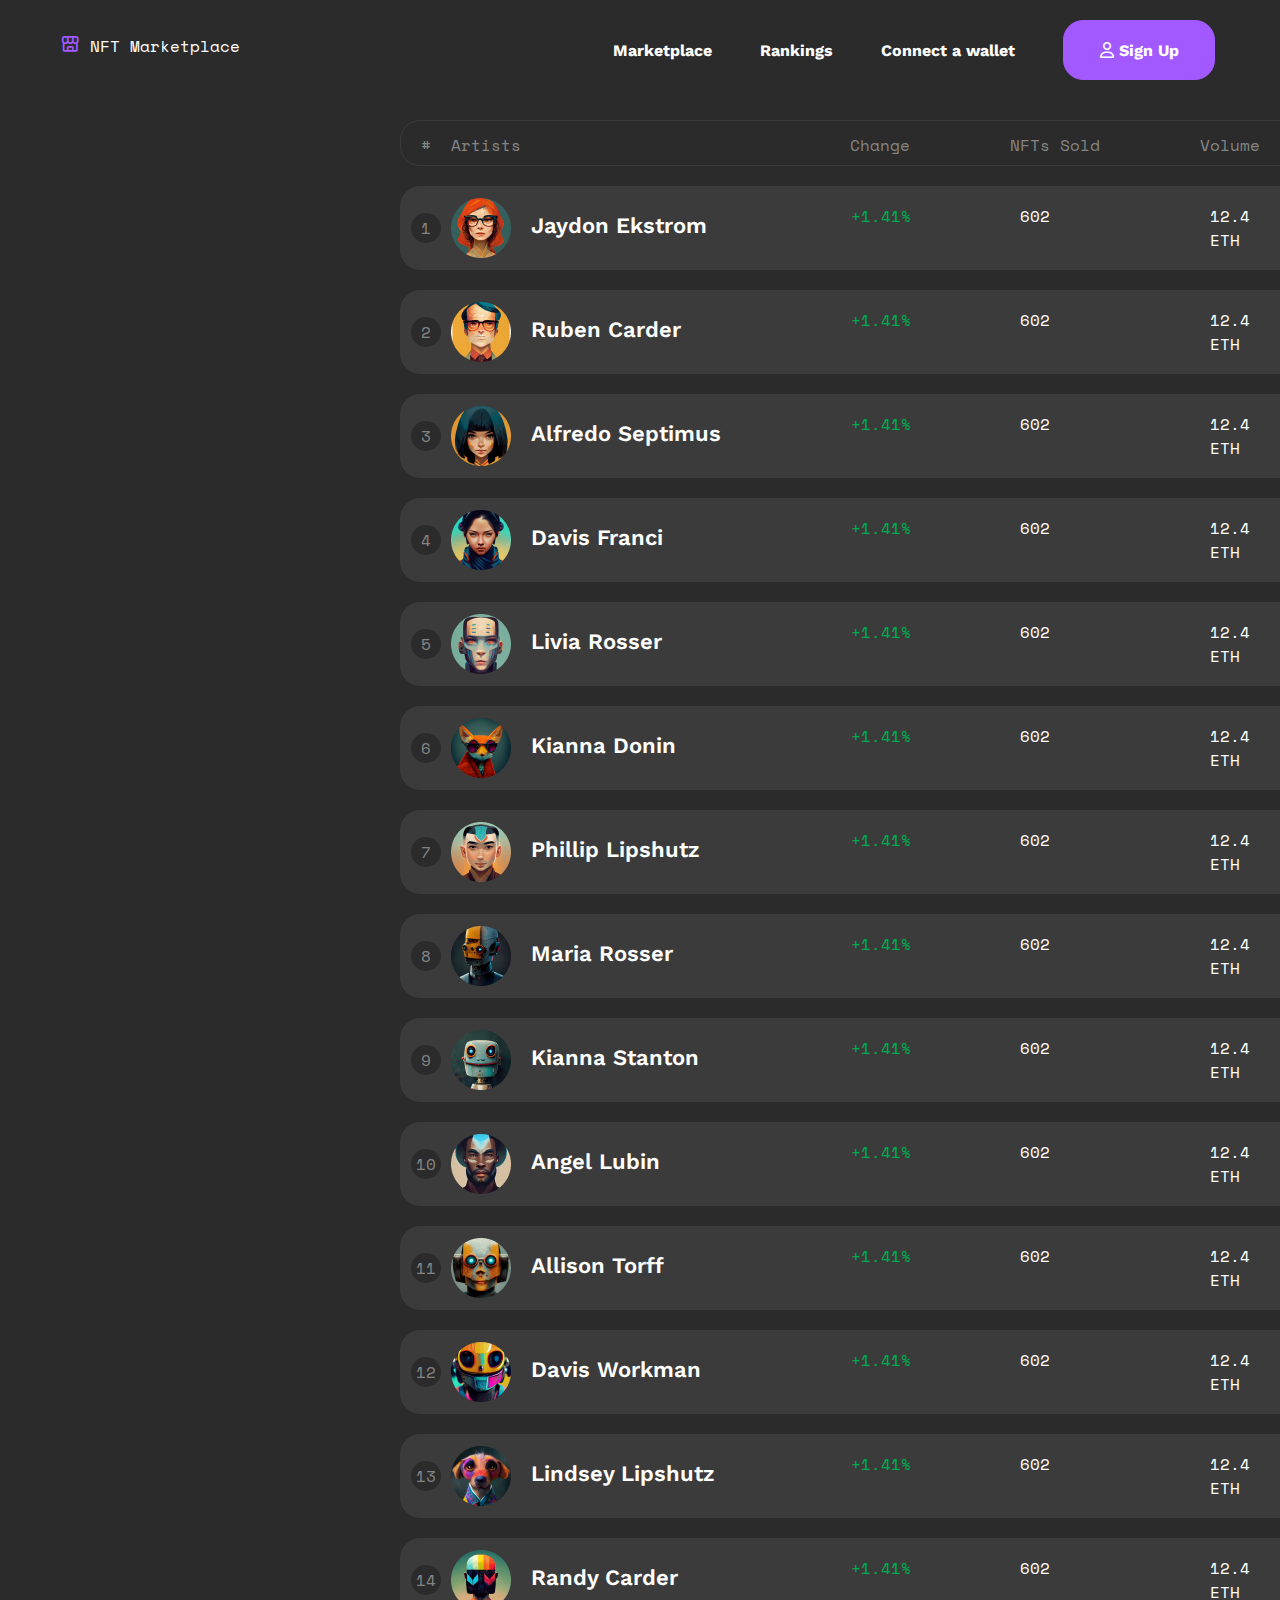
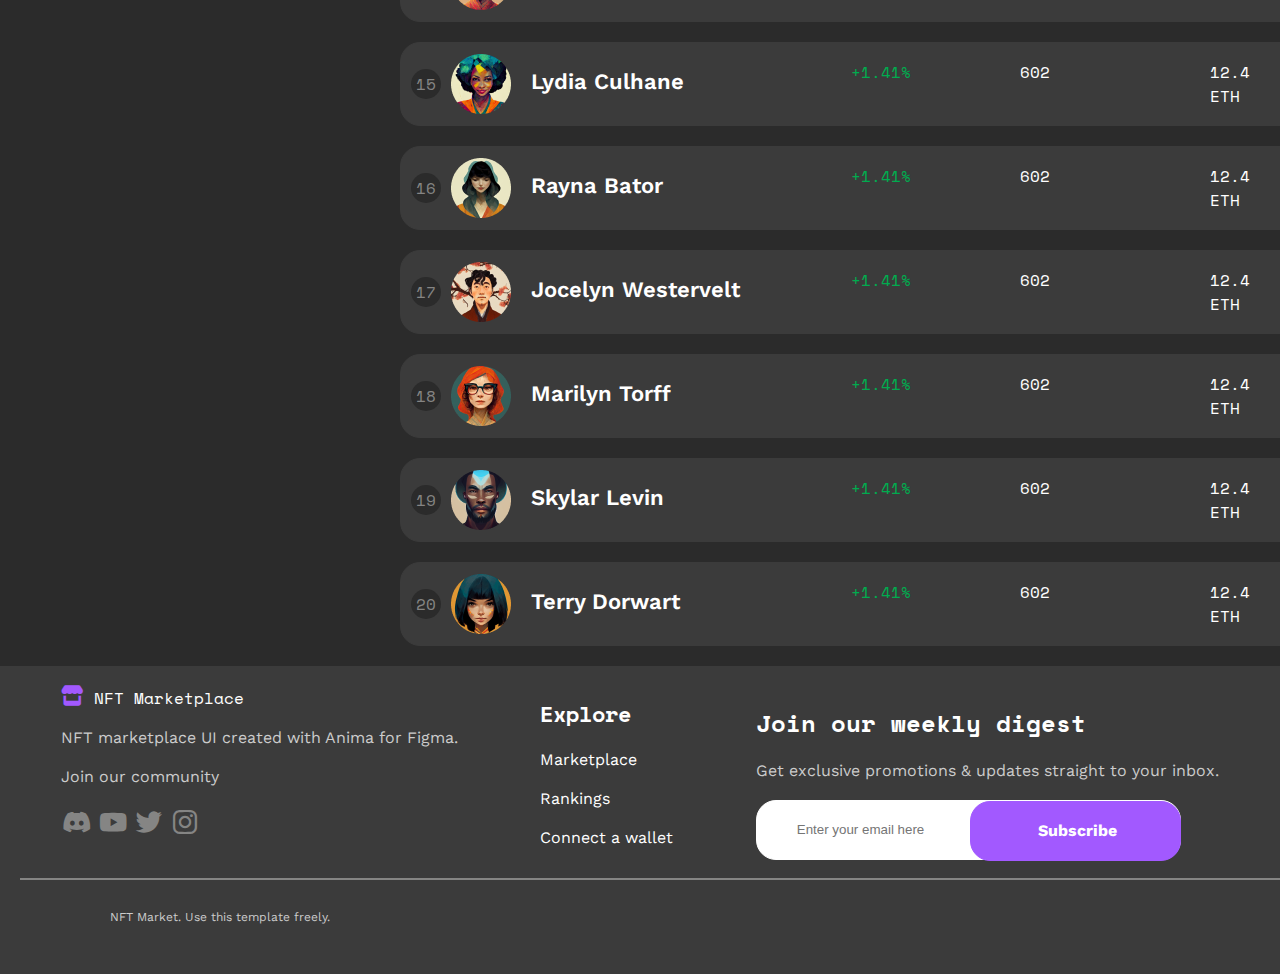
<file: fifth.html>
<!DOCTYPE html>
<html lang="en">

<head>
    <meta charset="UTF-8">
    <meta name="viewport" content="width=device-width, initial-scale=1.0">
    <title>Document</title>
    <link rel="stylesheet" href="css(fifth)/default.css">
    <link rel="stylesheet" href="css(fifth)/style.css">
    <link rel="stylesheet" href="css(fifth)/tablet.css">
    <link rel="stylesheet" href="css(fifth)/phone.css">
    <link rel="preconnect" href="htscss(third-page)/default.csstps://fonts.googleapis.com">
    <link rel="preconnect" href="https://fonts.gstatic.com" crossorigin>
    <link href="https://fonts.googleapis.com/css2?family=Poppins:wght@200;300&family=Work+Sans:wght@300&display=swap"
        rel="stylesheet">
    <link href='https://unpkg.com/boxicons@2.1.4/css/boxicons.min.css' rel='stylesheet'>
    <link rel="preconnect" href="https://fonts.googleapis.com">
    <link rel="preconnect" href="https://fonts.gstatic.com" crossorigin>
    <link
        href="https://fonts.googleapis.com/css2?family=Poppins:wght@200;300&family=Space+Mono&family=Work+Sans:wght@300&display=swap"
        rel="stylesheet">
    <link rel="stylesheet" href="https://cdnjs.cloudflare.com/ajax/libs/font-awesome/6.5.1/css/all.min.css">
    <link rel="stylesheet" href="https://cdnjs.cloudflare.com/ajax/libs/font-awesome/6.5.1/css/all.min.css">
    <link href='https://unpkg.com/boxicons@2.1.4/css/boxicons.min.css' rel='stylesheet'>
    <link rel="stylesheet" href="https://cdnjs.cloudflare.com/ajax/libs/font-awesome/6.5.1/css/all.min.css">
    <link href='https://unpkg.com/boxicons@2.1.4/css/boxicons.min.css' rel='stylesheet'>
</head>

<body>
    <!-- Start header -->
    <header>
        <!-- Start nav-logo -->
        <div class="nav-logo">
            <i class='bx bx-store-alt'></i>
            <ul>
                <li> <a href="http://127.0.0.1:5500/index.html">NFT Marketplace </a></li>
            </ul>
        </div>
        <!-- End nav-logo -->
        <!-- Start nav-menu -->
        <div class="nav-menu">
            <ul class="nav-menu-ul">
                <li><a href="http://127.0.0.1:5500/fourth.html">Marketplace</a></li>
                <li><a href="http://127.0.0.1:5500/fifth.html">Rankings</a></li>
                <li><a href="http://127.0.0.1:5500/third.html">Connect a wallet</a></li>
                <li><a href="http://127.0.0.1:5500/second.html" class="user-sign"><i class="fa-regular fa-user"></i>Sign
                        Up</a></li>
            </ul>
        </div>
        <ul class="menu">
            <li><a href=""><i class="fa-solid fa-bars"></i></a></li>
        </ul>
        <!-- End nav-menu -->



    </header>
    <!-- End Header -->
    <!-- Start main -->
    <main>
      



        <div class="rankings">
            <div class="table-header">
                <div class="table">
                    <div class="artist">
                        <p>#</p>
                        <p>Artists</p>
                    </div>
                    <div class="stats">
                        <div class="change">
                            <p class="change-phone"> Change</p>
                            <p class="main-nft">NFTs Sold</p>
                            <p class="volume">Volume</p>
                        </div>
                    </div>
                </div>
            </div>
        </div>
        <div class="table-items">
            <div class="rank-items">
                <div class="artist-info">
                    <div>
                        <span>1</span>
                    </div>
                    <div class="artist-card">
                        <img src="css(fifth)/img/Avatar (13).png" alt="">
                        <p>Jaydon Ekstrom </p>
                    </div>

                </div>
                <div class="stat-info">
                    <div class="channel">
                        <p>+1.41%</p>
                    </div>
                    <div class="solding">
                        <p>602</p>
                    </div>
                    <div class="solding1">
                        <p>12.4 ETH</p>
                    </div>
                </div>
            </div>
        </div>



      
        <div class="table-items">
            <div class="rank-items">
                <div class="artist-info">
                    <div>
                        <span>2</span>
                    </div>
                    <div class="artist-card">
                        <img src="css(fifth)/img/Avatar (14).png" alt="">
                        <p>Ruben Carder</p>
                    </div>

                </div>
                <div class="stat-info">
                    <div class="channel">
                        <p>+1.41%</p>
                    </div>
                    <div class="solding">
                        <p>602</p>
                    </div>
                    <div class="solding1">
                        <p>12.4 ETH</p>
                    </div>
                </div>
            </div>
        </div>



        <div class="table-items">
            <div class="rank-items">
                <div class="artist-info">
                    <div>
                        <span>3</span>
                    </div>
                    <div class="artist-card">
                        <img src="css(fifth)/img/Artist Avatar.png" alt="">
                        <p>Alfredo Septimus</p>
                    </div>

                </div>
                <div class="stat-info">
                    <div class="channel">
                        <p>+1.41%</p>
                    </div>
                    <div class="solding">
                        <p>602</p>
                    </div>
                    <div class="solding1">
                        <p>12.4 ETH</p>
                    </div>
                </div>
            </div>
        </div>



        <div class="table-items">
            <div class="rank-items">
                <div class="artist-info">
                    <div>
                        <span>4</span>
                    </div>
                    <div class="artist-card">
                        <img src="css(fifth)/img/Artist Avatar (14).png" alt="">
                        <p>Davis Franci</p>
                    </div>

                </div>
                <div class="stat-info">
                    <div class="channel">
                        <p>+1.41%</p>
                    </div>
                    <div class="solding">
                        <p>602</p>
                    </div>
                    <div class="solding1">
                        <p>12.4 ETH</p>
                    </div>
                </div>
            </div>
        </div>



        <div class="table-items">
            <div class="rank-items">
                <div class="artist-info">
                    <div>
                        <span>5</span>
                    </div>
                    <div class="artist-card">
                        <img src="css(fifth)/img/Artist Avatar (13).png" alt="">
                        <p>Livia Rosser</p>
                    </div>

                </div>
                <div class="stat-info">
                    <div class="channel">
                        <p>+1.41%</p>
                    </div>
                    <div class="solding">
                        <p>602</p>
                    </div>
                    <div class="solding1">
                        <p>12.4 ETH</p>
                    </div>
                </div>
            </div>
        </div>



        <div class="table-items">
            <div class="rank-items">
                <div class="artist-info">
                    <div>
                        <span>6</span>
                    </div>
                    <div class="artist-card">
                        <img src="css(fifth)/img/Artist Avatar (12).png" alt="">
                        <p>Kianna Donin</p>
                    </div>

                </div>
                <div class="stat-info">
                    <div class="channel">
                        <p>+1.41%</p>
                    </div>
                    <div class="solding">
                        <p>602</p>
                    </div>
                    <div class="solding1">
                        <p>12.4 ETH</p>
                    </div>
                </div>
            </div>
        </div>



        <div class="table-items">
            <div class="rank-items">
                <div class="artist-info">
                    <div>
                        <span>7</span>
                    </div>
                    <div class="artist-card">
                        <img src="css(fifth)/img/Artist Avatar (11).png" alt="">
                        <p>Phillip Lipshutz</p>
                    </div>

                </div>
                <div class="stat-info">
                    <div class="channel">
                        <p>+1.41%</p>
                    </div>
                    <div class="solding">
                        <p>602</p>
                    </div>
                    <div class="solding1">
                        <p>12.4 ETH</p>
                    </div>
                </div>
            </div>
        </div>




        <div class="table-items">
            <div class="rank-items">
                <div class="artist-info">
                    <div>
                        <span>8</span>
                    </div>
                    <div class="artist-card">
                        <img src="css(fifth)/img/Artist Avatar (10).png" alt="">
                        <p>Maria Rosser</p>
                    </div>

                </div>
                <div class="stat-info">
                    <div class="channel">
                        <p>+1.41%</p>
                    </div>
                    <div class="solding">
                        <p>602</p>
                    </div>
                    <div class="solding1">
                        <p>12.4 ETH</p>
                    </div>
                </div>
            </div>
        </div>





        <div class="table-items">
            <div class="rank-items">
                <div class="artist-info">
                    <div>
                        <span>9</span>
                    </div>
                    <div class="artist-card">
                        <img src="css(fifth)/img/Artist Avatar (9).png" alt="">
                        <p>Kianna Stanton</p>
                    </div>

                </div>
                <div class="stat-info">
                    <div class="channel">
                        <p>+1.41%</p>
                    </div>
                    <div class="solding">
                        <p>602</p>
                    </div>
                    <div class="solding1">
                        <p>12.4 ETH</p>
                    </div>
                </div>
            </div>
        </div>





        <div class="table-items">
            <div class="rank-items">
                <div class="artist-info">
                    <div>
                        <span>10</span>
                    </div>
                    <div class="artist-card">
                        <img src="css(fifth)/img/Artist Avatar (1).png" alt="">
                        <p>Angel Lubin</p>
                    </div>

                </div>
                <div class="stat-info">
                    <div class="channel">
                        <p>+1.41%</p>
                    </div>
                    <div class="solding">
                        <p>602</p>
                    </div>
                    <div class="solding1">
                        <p>12.4 ETH</p>
                    </div>
                </div>
            </div>
        </div>




        <div class="table-items">
            <div class="rank-items">
                <div class="artist-info">
                    <div>
                        <span>11</span>
                    </div>
                    <div class="artist-card">
                        <img src="css(fifth)/img/Artist Avatar (8).png" alt="">
                        <p>Allison Torff</p>
                    </div>

                </div>
                <div class="stat-info">
                    <div class="channel">
                        <p>+1.41%</p>
                    </div>
                    <div class="solding">
                        <p>602</p>
                    </div>
                    <div class="solding1">
                        <p>12.4 ETH</p>
                    </div>
                </div>
            </div>
        </div>




        <div class="table-items">
            <div class="rank-items">
                <div class="artist-info">
                    <div>
                        <span>12</span>
                    </div>
                    <div class="artist-card">
                        <img src="css(fifth)/img/Artist Avatar (7).png" alt="">
                        <p>Davis Workman</p>
                    </div>

                </div>
                <div class="stat-info">
                    <div class="channel">
                        <p>+1.41%</p>
                    </div>
                    <div class="solding">
                        <p>602</p>
                    </div>
                    <div class="solding1">
                        <p>12.4 ETH</p>
                    </div>
                </div>
            </div>
        </div>





        <div class="table-items">
            <div class="rank-items">
                <div class="artist-info">
                    <div>
                        <span>13</span>
                    </div>
                    <div class="artist-card">
                        <img src="css(fifth)/img/Artist Avatar (6).png" alt="">
                        <p>Lindsey Lipshutz</p>
                    </div>

                </div>
                <div class="stat-info">
                    <div class="channel">
                        <p>+1.41%</p>
                    </div>
                    <div class="solding">
                        <p>602</p>
                    </div>
                    <div class="solding1">
                        <p>12.4 ETH</p>
                    </div>
                </div>
            </div>
        </div>





        <div class="table-items">
            <div class="rank-items">
                <div class="artist-info">
                    <div>
                        <span>14</span>
                    </div>
                    <div class="artist-card">
                        <img src="css(fifth)/img/Artist Avatar (5).png" alt="">
                        <p>Randy Carder</p>
                    </div>

                </div>
                <div class="stat-info">
                    <div class="channel">
                        <p>+1.41%</p>
                    </div>
                    <div class="solding">
                        <p>602</p>
                    </div>
                    <div class="solding1">
                        <p>12.4 ETH</p>
                    </div>
                </div>
            </div>
        </div>



        <div class="table-items">
            <div class="rank-items">
                <div class="artist-info">
                    <div>
                        <span>15</span>
                    </div>
                    <div class="artist-card">
                        <img src="css(fifth)/img/Artist Avatar (4).png" alt="">
                        <p>Lydia Culhane</p>
                    </div>

                </div>
                <div class="stat-info">
                    <div class="channel">
                        <p>+1.41%</p>
                    </div>
                    <div class="solding">
                        <p>602</p>
                    </div>
                    <div class="solding1">
                        <p>12.4 ETH</p>
                    </div>
                </div>
            </div>
        </div>



        <div class="table-items">
            <div class="rank-items">
                <div class="artist-info">
                    <div>
                        <span>16</span>
                    </div>
                    <div class="artist-card">
                        <img src="css(fifth)/img/Artist Avatar (3).png" alt="">
                        <p>Rayna Bator</p>
                    </div>

                </div>
                <div class="stat-info">
                    <div class="channel">
                        <p>+1.41%</p>
                    </div>
                    <div class="solding">
                        <p>602</p>
                    </div>
                    <div class="solding1">
                        <p>12.4 ETH</p>
                    </div>
                </div>
            </div>
        </div>



        <div class="table-items">
            <div class="rank-items">
                <div class="artist-info">
                    <div>
                        <span>17</span>
                    </div>
                    <div class="artist-card">
                        <img src="css(fifth)/img/Artist Avatar (2).png" alt="">
                        <p>Jocelyn Westervelt</p>
                    </div>

                </div>
                <div class="stat-info">
                    <div class="channel">
                        <p>+1.41%</p>
                    </div>
                    <div class="solding">
                        <p>602</p>
                    </div>
                    <div class="solding1">
                        <p>12.4 ETH</p>
                    </div>
                </div>
            </div>
        </div>




        <div class="table-items">
            <div class="rank-items">
                <div class="artist-info">
                    <div>
                        <span>18</span>
                    </div>
                    <div class="artist-card">
                        <img src="css(fifth)/img/Avatar (13).png" alt="">
                        <p>Marilyn Torff</p>
                    </div>

                </div>
                <div class="stat-info">
                    <div class="channel">
                        <p>+1.41%</p>
                    </div>
                    <div class="solding">
                        <p>602</p>
                    </div>
                    <div class="solding1">
                        <p>12.4 ETH</p>
                    </div>
                </div>
            </div>
        </div>




        <div class="table-items">
            <div class="rank-items">
                <div class="artist-info">
                    <div>
                        <span>19</span>
                    </div>
                    <div class="artist-card">
                        <img src="css(fifth)/img/Artist Avatar (1).png" alt="">
                        <p>Skylar Levin</p>
                    </div>

                </div>
                <div class="stat-info">
                    <div class="channel">
                        <p>+1.41%</p>
                    </div>
                    <div class="solding">
                        <p>602</p>
                    </div>
                    <div class="solding1">
                        <p>12.4 ETH</p>
                    </div>
                </div>
            </div>
        </div>




        <div class="table-items">
            <div class="rank-items">
                <div class="artist-info">
                    <div>
                        <span>20</span>
                    </div>
                    <div class="artist-card">
                        <img src="css(fifth)/img/Artist Avatar.png" alt="">
                        <p>Terry Dorwart</p>
                    </div>

                </div>
                <div class="stat-info">
                    <div class="channel">
                        <p>+1.41%</p>
                    </div>
                    <div class="solding">
                        <p>602</p>
                    </div>
                    <div class="solding1">
                        <p>12.4 ETH</p>
                    </div>
                </div>
            </div>
        </div>





        
    </main>
     <!-- Start footer -->
     <footer>
        <div class="footer">
            <div class="footer-info">
                <div class="nft-market">
                    <div class="nav-logo">
                        <i class="fa-solid fa-store"></i>
                        <ul>
                            <li> <a href="http://127.0.0.1:5500/index.html">NFT Marketplace </a></li>
                        </ul>
                    </div>
                    <div class="market-info">
                        <div class="nft-anima">
                            <p>NFT marketplace UI created with Anima for Figma.</p>
                        </div>
                        <div class="community">
                            <h1>Join our community</h1>
                            <div class="community-icons">
                                <i class='bx bxl-discord-alt'></i>
                                <i class='bx bxl-youtube'></i>
                                <i class='bx bxl-twitter'></i>
                                <i class='bx bxl-instagram'></i>

                            </div>

                        </div>

                    </div>
                </div>
                <div class="explore-info">
                    <div class="explore-footer">
                        <h1>Explore</h1>
                    </div>
                    <div class="pages">
                        <p>Marketplace</p>
                        <p>Rankings</p>
                        <p>Connect a wallet</p>
                    </div>
                </div>
                <div class="join-info">
                    <div class="join">
                        <h1>Join our weekly digest</h1>
                    </div>
                    <div class="subscribe-form">
                        <div class="form-info">
                            <p>Get exclusive promotions & updates straight to your inbox.</p>
                        </div>
                        <div class="subscribe-info">
                            <form class="email-info" action="">
                                <input class="email-sub" type="e-mail" name="" id=""
                                    placeholder="Enter your email here">
                                <div class="sub-info">
                                    <a href="">
                                        <i class='bx bx-env     elope'></i>
                                        Subscribe
                                    </a>
                                </div>



                            </form>
                        </div>

                    </div>
                </div>

            </div>
            <div class="footer-frame">
                <div class="line"> </div>


                <div class="footer-detail">
                    <p>NFT Market. Use this template freely.</p>
                </div>
            </div>
        </div>




    </footer>
    <!-- End footer -->


</body>

</html>
</file>
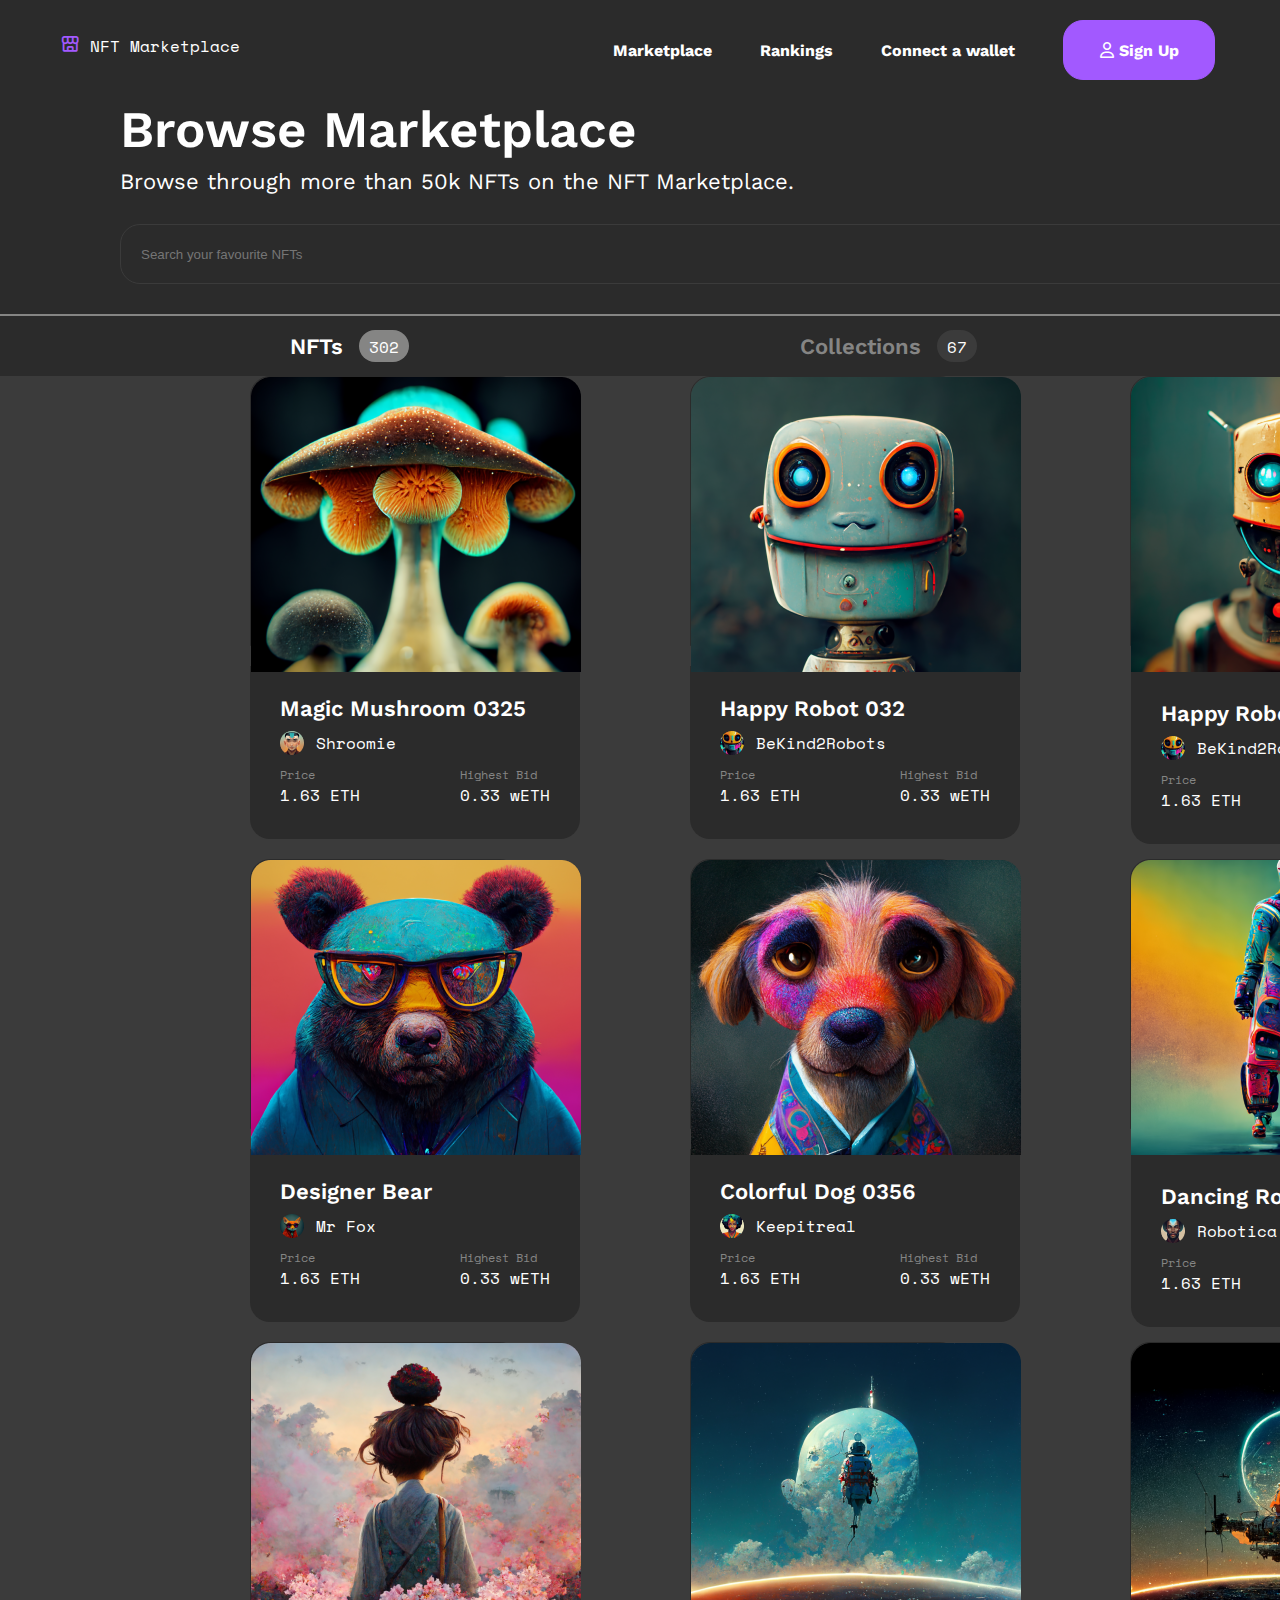
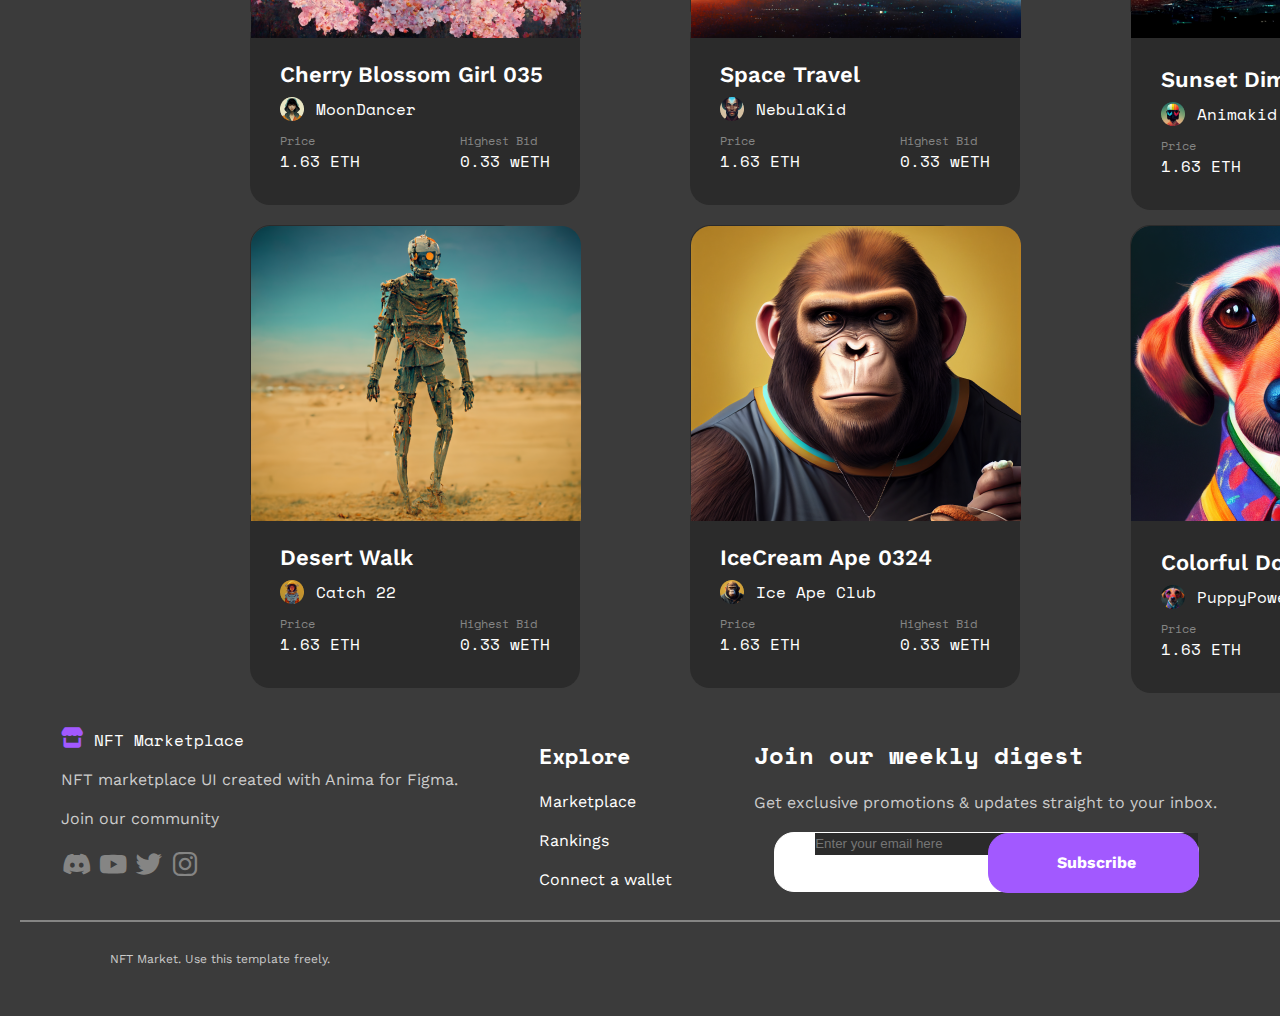
<file: fourth.html>
<!DOCTYPE html>
<html lang="en">

<head>
    <meta charset="UTF-8">
    <meta name="viewport" content="width=device-width, initial-scale=1.0">
    <title>Document</title>
    <link rel="stylesheet" href="css(fourth-page)/default.css">
    <link rel="stylesheet" href="css(fourth-page)/style.css">
    <link rel="stylesheet" href="css(fourth-page)/tablet.css">
    <link rel="stylesheet" href="css(fourth-page)/phone.css">
    <link rel="preconnect" href="htscss(third-page)/default.csstps://fonts.googleapis.com">
    <link rel="preconnect" href="https://fonts.gstatic.com" crossorigin>
    <link href="https://fonts.googleapis.com/css2?family=Poppins:wght@200;300&family=Work+Sans:wght@300&display=swap"
        rel="stylesheet">
    <link href='https://unpkg.com/boxicons@2.1.4/css/boxicons.min.css' rel='stylesheet'>
    <link rel="preconnect" href="https://fonts.googleapis.com">
    <link rel="preconnect" href="https://fonts.gstatic.com" crossorigin>
    <link
        href="https://fonts.googleapis.com/css2?family=Poppins:wght@200;300&family=Space+Mono&family=Work+Sans:wght@300&display=swap"
        rel="stylesheet">
    <link rel="stylesheet" href="https://cdnjs.cloudflare.com/ajax/libs/font-awesome/6.5.1/css/all.min.css">
    <link rel="stylesheet" href="https://cdnjs.cloudflare.com/ajax/libs/font-awesome/6.5.1/css/all.min.css">
    <link href='https://unpkg.com/boxicons@2.1.4/css/boxicons.min.css' rel='stylesheet'>
    <link rel="stylesheet" href="https://cdnjs.cloudflare.com/ajax/libs/font-awesome/6.5.1/css/all.min.css">
    <link href='https://unpkg.com/boxicons@2.1.4/css/boxicons.min.css' rel='stylesheet'>
</head>

<body>
    <!-- Start header -->
    <header>
        <!-- Start nav-logo -->
        <div class="nav-logo">
            <i class='bx bx-store-alt'></i>
            <ul>
                <li> <a href="http://127.0.0.1:5500/index.html">NFT Marketplace </a></li>
            </ul>
        </div>
        <!-- End nav-logo -->
        <!-- Start nav-menu -->
        <div class="nav-menu">
            <ul class="nav-menu-ul">
                <li><a href="http://127.0.0.1:5500/fourth.html">Marketplace</a></li>
                <li><a href="http://127.0.0.1:5500/fifth.html">Rankings</a></li>
                <li><a href="http://127.0.0.1:5500/third.html">Connect a wallet</a></li>
                <li><a href="http://127.0.0.1:5500/second.html" class="user-sign"><i class="fa-regular fa-user"></i>Sign
                        Up</a></li>
            </ul>
        </div>
        <ul class="menu">
            <li><a href=""><i class="fa-solid fa-bars"></i></a></li>
        </ul>
        <!-- End nav-menu -->



    </header>
    <!-- End Header -->
    <!-- Start container -->

    <div class="container">
        <div class="headline">
            <h1>Browse Marketplace</h1>
            <p>Browse through more than 50k NFTs on the NFT Marketplace.</p>
        </div>
        <div class="search">
            <form action="">
                <input type="search" name="" id="" placeholder="Search your favourite NFTs">
                <i class='bx bx-search'></i>
            </form>
        </div>
    </div>

    <div class="frame">
        <div class="line"></div>
        <div class="collections">
            <div class="nfts">
                <h1>NFTs</h1>
                <span class="nft-span">302</span>
            </div>
            <div class="coll-info">
                <h1>Collections</h1>
                <span class="coll-span">67</span>
            </div>
        </div>

    </div>
    <!-- End container -->
    <!-- Start main -->
    <main>
        <div class="nft-cards">
            <div class="nft-cards-main">
                <div class="distant-galaxy">
                    <img class="distant-img" src="css(fourth-page)/img/Image Placeholder (5).png" alt="">
                </div>
                <div class="nft-info">
                    <div class="moon">
                        <div class="galaxy">
                            <h1>Magic Mushroom 0325</h1>
                        </div>
                        <div class="moondancer">
                            <img src="css(fourth-page)/img/Asset 12 2 (7).png" alt="">
                            <p>Shroomie</p>
                        </div>
                        <div class="additional-info">
                            <div class="additional">
                                <div>
                                    <span>Price</span>
                                    <p>1.63 ETH</p>
                                </div>
                                <div>
                                    <span>Highest Bid</span>
                                    <p>0.33 wETH</p>
                                </div>
                            </div>
                        </div>
                    </div>


                </div>
            </div>





            <div class="life-edena-main">

                <div class="life-edena">
                    <img class="life-img" src="css(fourth-page)/img/Image Placeholder (6).png" alt="">
                </div>
                <div class="nft-info1">
                    <div class="life">
                        <div class="edena">
                            <h1>Happy Robot 032</h1>
                        </div>
                        <div class="nebulakid">
                            <img src="css(fourth-page)/img/Avatar (4).png" alt="">
                            <p>BeKind2Robots</p>
                        </div>
                        <div class="additional-info1">
                            <div class="additional1">
                                <div>
                                    <span>Price</span>
                                    <p>1.63 ETH</p>
                                </div>
                                <div>
                                    <span>Highest Bid</span>
                                    <p>0.33 wETH</p>
                                </div>
                            </div>
                        </div>
                    </div>


                </div>



            </div>







            <div class="astro-fiction">

                <div class="astro">
                    <img class="astro" src="css(fourth-page)/img/Image.png" alt="">
                </div>
                <div class="nft-info2">
                    <div class="fiction">
                        <div class="spaceone">
                            <h1>Happy Robot 024</h1>
                        </div>
                        <div class="space1">
                            <img src="css(fourth-page)/img/Avatar (4).png" alt="">
                            <p>BeKind2Robots</p>
                        </div>
                        <div class="additional-info2">
                            <div class="additional2">
                                <div>
                                    <span>Price</span>
                                    <p>1.63 ETH</p>
                                </div>
                                <div>
                                    <span>Highest Bid</span>
                                    <p>0.33 wETH</p>
                                </div>
                            </div>
                        </div>
                    </div>


                </div>



            </div>
        </div>








        <div class="nft-cards">
            <div class="nft-cards-main">
                <div class="distant-galaxy">
                    <img class="distant-img" src="css(fourth-page)/img/Image (1).png" alt="">
                </div>
                <div class="nft-info">
                    <div class="moon">
                        <div class="galaxy">
                            <h1>Designer Bear</h1>
                        </div>
                        <div class="moondancer">
                            <img src="css(fourth-page)/img/Avatar (5).png" alt="">
                            <p>Mr Fox</p>
                        </div>
                        <div class="additional-info">
                            <div class="additional">
                                <div>
                                    <span>Price</span>
                                    <p>1.63 ETH</p>
                                </div>
                                <div>
                                    <span>Highest Bid</span>
                                    <p>0.33 wETH</p>
                                </div>
                            </div>
                        </div>
                    </div>


                </div>
            </div>





            <div class="life-edena-main">

                <div class="life-edena">
                    <img class="life-img" src="css(fourth-page)/img/Image Placeholder (7).png" alt="">
                </div>
                <div class="nft-info1">
                    <div class="life">
                        <div class="edena">
                            <h1>Colorful Dog 0356</h1>
                        </div>
                        <div class="nebulakid">
                            <img src="css(fourth-page)/img/Avatar (6).png" alt="">
                            <p>Keepitreal</p>
                        </div>
                        <div class="additional-info1">
                            <div class="additional1">
                                <div>
                                    <span>Price</span>
                                    <p>1.63 ETH</p>
                                </div>
                                <div>
                                    <span>Highest Bid</span>
                                    <p>0.33 wETH</p>
                                </div>
                            </div>
                        </div>
                    </div>


                </div>



            </div>







            <div class="astro-fiction">

                <div class="astro">
                    <img class="astro" src="css(fourth-page)/img/Image Placeholder (8).png" alt="">
                </div>
                <div class="nft-info2">
                    <div class="fiction">
                        <div class="spaceone">
                            <h1>Dancing Robot 0312</h1>
                        </div>
                        <div class="space1">
                            <img src="css(fourth-page)/img/Avatar (8).png" alt="">
                            <p>Robotica</p>
                        </div>
                        <div class="additional-info2">
                            <div class="additional2">
                                <div>
                                    <span>Price</span>
                                    <p>1.63 ETH</p>
                                </div>
                                <div>
                                    <span>Highest Bid</span>
                                    <p>0.33 wETH</p>
                                </div>
                            </div>
                        </div>
                    </div>


                </div>



            </div>
        </div>







        <div class="nft-cards">
            <div class="nft-cards-main">
                <div class="distant-galaxy">
                    <img class="distant-img" src="css(fourth-page)/img/Image (2).png" alt="">
                </div>
                <div class="nft-info">
                    <div class="moon">
                        <div class="galaxy">
                            <h1>Cherry Blossom Girl 035</h1>
                        </div>
                        <div class="moondancer">
                            <img src="css(fourth-page)/img/Avatar (7).png" alt="">
                            <p>MoonDancer</p>
                        </div>
                        <div class="additional-info">
                            <div class="additional">
                                <div>
                                    <span>Price</span>
                                    <p>1.63 ETH</p>
                                </div>
                                <div>
                                    <span>Highest Bid</span>
                                    <p>0.33 wETH</p>
                                </div>
                            </div>
                        </div>
                    </div>


                </div>
            </div>





            <div class="life-edena-main">

                <div class="life-edena">
                    <img class="life-img" src="css(fourth-page)/img/Image Placeholder (9).png" alt="">
                </div>
                <div class="nft-info1">
                    <div class="life">
                        <div class="edena">
                            <h1>Space Travel</h1>
                        </div>
                        <div class="nebulakid">
                            <img src="css/nft.img/Avatar (3).png" alt="">
                            <p>NebulaKid</p>
                        </div>
                        <div class="additional-info1">
                            <div class="additional1">
                                <div>
                                    <span>Price</span>
                                    <p>1.63 ETH</p>
                                </div>
                                <div>
                                    <span>Highest Bid</span>
                                    <p>0.33 wETH</p>
                                </div>
                            </div>
                        </div>
                    </div>


                </div>



            </div>







            <div class="astro-fiction">

                <div class="astro">
                    <img class="astro" src="css(fourth-page)/img/Image Placeholder (10).png" alt="">
                </div>
                <div class="nft-info2">
                    <div class="fiction">
                        <div class="spaceone">
                            <h1>Sunset Dimension</h1>
                        </div>
                        <div class="space1">
                            <img src="css(fourth-page)/img/Avatar (9).png" alt="">
                            <p>Animakid</p>
                        </div>
                        <div class="additional-info2">
                            <div class="additional2">
                                <div>
                                    <span>Price</span>
                                    <p>1.63 ETH</p>
                                </div>
                                <div>
                                    <span>Highest Bid</span>
                                    <p>0.33 wETH</p>
                                </div>
                            </div>
                        </div>
                    </div>


                </div>



            </div>
        </div>




        <div class="nft-cards">
            <div class="nft-cards-main">
                <div class="distant-galaxy">
                    <img class="distant-img" src="css(fourth-page)/img/Image Placeholder (11).png" alt="">
                </div>
                <div class="nft-info">
                    <div class="moon">
                        <div class="galaxy">
                            <h1>Desert Walk</h1>
                        </div>
                        <div class="moondancer">
                            <img src="css(fourth-page)/img/Avatar (10).png" alt="">
                            <p>Catch 22</p>
                        </div>
                        <div class="additional-info">
                            <div class="additional">
                                <div>
                                    <span>Price</span>
                                    <p>1.63 ETH</p>
                                </div>
                                <div>
                                    <span>Highest Bid</span>
                                    <p>0.33 wETH</p>
                                </div>
                            </div>
                        </div>
                    </div>


                </div>
            </div>





            <div class="life-edena-main">

                <div class="life-edena">
                    <img class="life-img" src="css(fourth-page)/img/Image Placeholder (12).png" alt="">
                </div>
                <div class="nft-info1">
                    <div class="life">
                        <div class="edena">
                            <h1>IceCream Ape 0324</h1>
                        </div>
                        <div class="nebulakid">
                            <img src="css(fourth-page)/img/Avatar (11).png" alt="">
                            <p>Ice Ape Club</p>
                        </div>
                        <div class="additional-info1">
                            <div class="additional1">
                                <div>
                                    <span>Price</span>
                                    <p>1.63 ETH</p>
                                </div>
                                <div>
                                    <span>Highest Bid</span>
                                    <p>0.33 wETH</p>
                                </div>
                            </div>
                        </div>
                    </div>


                </div>



            </div>







            <div class="astro-fiction">

                <div class="astro">
                    <img class="astro" src="css(fourth-page)/img/Image Placeholder (13).png" alt="">
                </div>
                <div class="nft-info2">
                    <div class="fiction">
                        <div class="spaceone">
                            <h1>Colorful Dog 0344</h1>
                        </div>
                        <div class="space1">
                            <img src="css(fourth-page)/img/Avatar (12).png" alt="">
                            <p>PuppyPower</p>
                        </div>
                        <div class="additional-info2">
                            <div class="additional2">
                                <div>
                                    <span>Price</span>
                                    <p>1.63 ETH</p>
                                </div>
                                <div>
                                    <span>Highest Bid</span>
                                    <p>0.33 wETH</p>
                                </div>
                            </div>
                        </div>
                    </div>


                </div>



            </div>
        </div>






    </main>
    <!-- End main -->
     <!-- Start footer -->
     <footer>
        <div class="footer">
            <div class="footer-info">
                <div class="nft-market">
                    <div class="nav-logo">
                        <i class="fa-solid fa-store"></i>
                        <ul>
                            <li> <a href="http://127.0.0.1:5500/index.html">NFT Marketplace </a></li>
                        </ul>
                    </div>
                    <div class="market-info">
                        <div class="nft-anima">
                            <p>NFT marketplace UI created with Anima for Figma.</p>
                        </div>
                        <div class="community">
                            <h1>Join our community</h1>
                            <div class="community-icons">
                                <i class='bx bxl-discord-alt'></i>
                                <i class='bx bxl-youtube'></i>
                                <i class='bx bxl-twitter'></i>
                                <i class='bx bxl-instagram'></i>

                            </div>

                        </div>

                    </div>
                </div>
                <div class="explore-info">
                    <div class="explore-footer">
                        <h1>Explore</h1>
                    </div>
                    <div class="pages">
                        <p>Marketplace</p>
                        <p>Rankings</p>
                        <p>Connect a wallet</p>
                    </div>
                </div>
                <div class="join-info">
                    <div class="join">
                        <h1>Join our weekly digest</h1>
                    </div>
                    <div class="subscribe-form">
                        <div class="form-info">
                            <p>Get exclusive promotions & updates straight to your inbox.</p>
                        </div>
                        <div class="subscribe-info">
                            <form class="email-info" action="">
                                <input class="email-sub" type="e-mail" name="" id=""
                                    placeholder="Enter your email here">
                                <div class="sub-info">
                                    <a href="">
                                        <i class='bx bx-env     elope'></i>
                                        Subscribe
                                    </a>
                                </div>



                            </form>
                        </div>

                    </div>
                </div>

            </div>
            <div class="footer-frame">
                <div class="line"> </div>


                <div class="footer-detail">
                    <p>NFT Market. Use this template freely.</p>
                </div>
            </div>
        </div>




    </footer>
    <!-- End footer -->


</body>

</html>
</file>
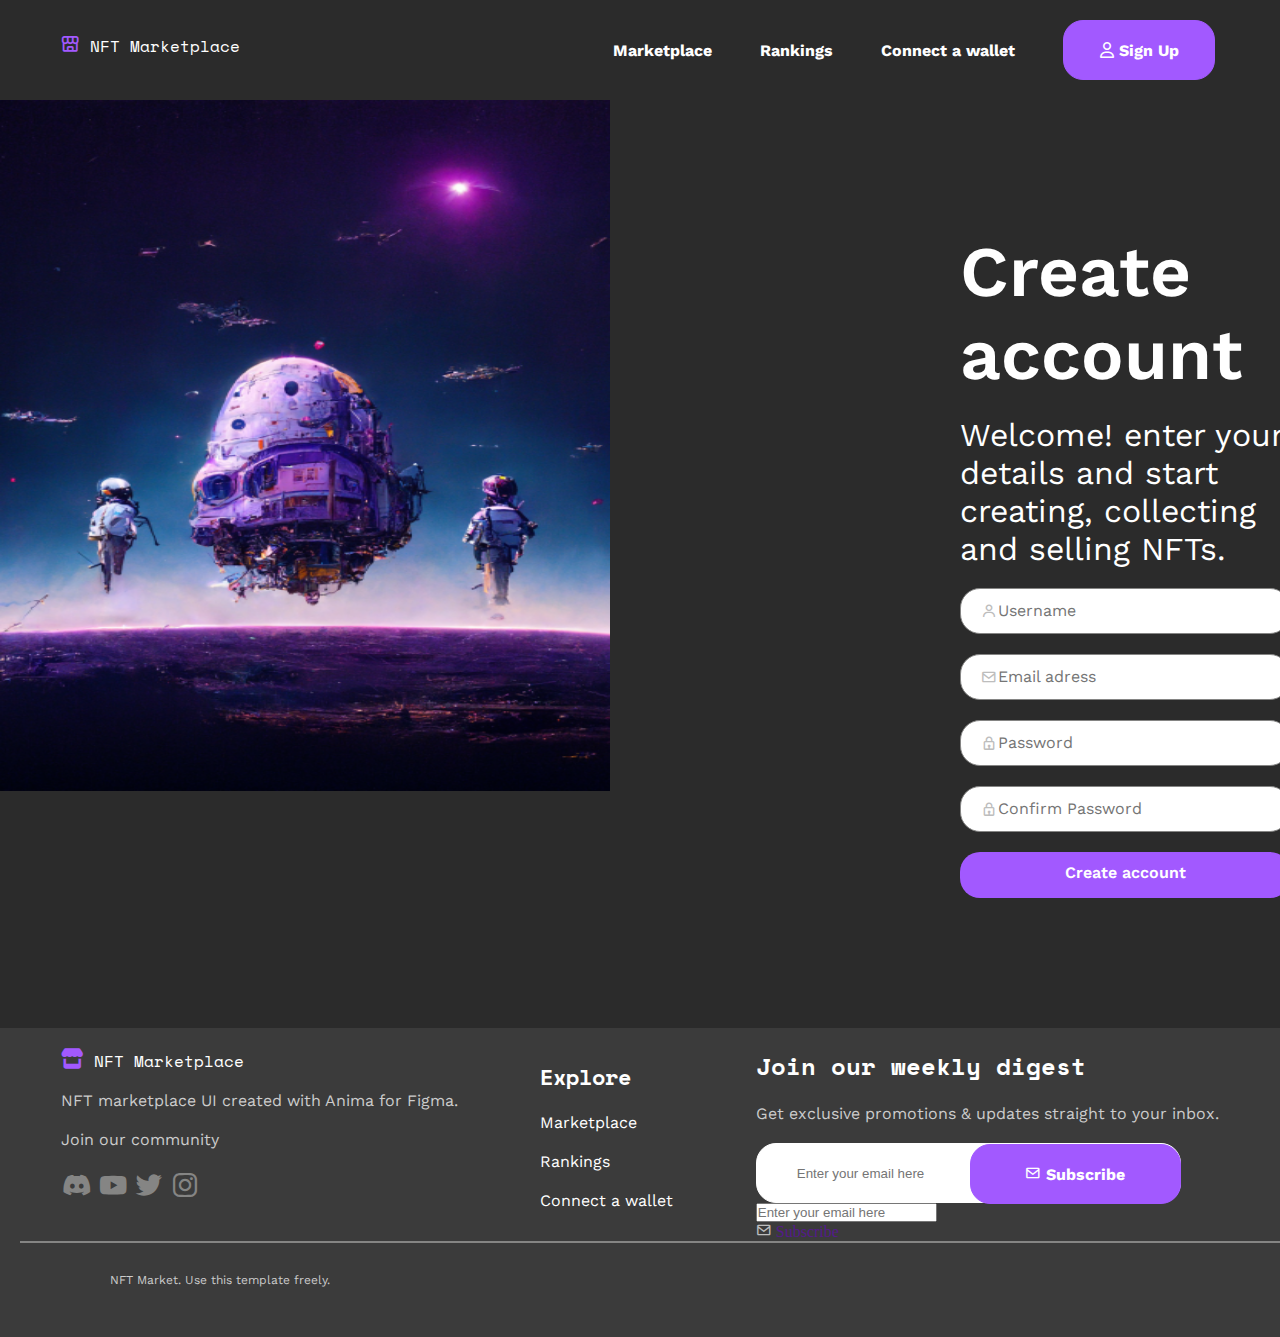
<file: second.html>
<!DOCTYPE html>
<html lang="en">

<head>
    <meta charset="UTF-8">
    <meta name="viewport" content="width=device-width, initial-scale=1.0">
    <title>Document</title>
    <link rel="stylesheet" href="css(second-page)/default.css">
    <link rel="stylesheet" href="css(second-page)/style.css">
    <link rel="stylesheet" href="css(second-page)/tablet.css">
    <link rel="stylesheet" href="css(second-page)/phone.css">
    <link rel="preconnect" href="https://fonts.googleapis.com">
    <link rel="preconnect" href="https://fonts.gstatic.com" crossorigin>
    <link href="https://fonts.googleapis.com/css2?family=Poppins:wght@200;300&family=Work+Sans:wght@300&display=swap"
        rel="stylesheet">
    <link href='https://unpkg.com/boxicons@2.1.4/css/boxicons.min.css' rel='stylesheet'>
    <link rel="preconnect" href="https://fonts.googleapis.com">
    <link rel="preconnect" href="https://fonts.gstatic.com" crossorigin>
    <link
        href="https://fonts.googleapis.com/css2?family=Poppins:wght@200;300&family=Space+Mono&family=Work+Sans:wght@300&display=swap"
        rel="stylesheet">
    <link rel="stylesheet" href="https://cdnjs.cloudflare.com/ajax/libs/font-awesome/6.5.1/css/all.min.css">
    <link rel="stylesheet" href="https://cdnjs.cloudflare.com/ajax/libs/font-awesome/6.5.1/css/all.min.css">
    <link href='https://unpkg.com/boxicons@2.1.4/css/boxicons.min.css' rel='stylesheet'>
    <link rel="stylesheet" href="https://cdnjs.cloudflare.com/ajax/libs/font-awesome/6.5.1/css/all.min.css">

</head>

<body>
    <!-- Start header -->
    <header>
        <!-- Start nav-logo -->
        <div class="nav-logo">
            <i class='bx bx-store-alt'></i>
            <ul>
                <li> <a href="http://127.0.0.1:5500/index.html">NFT Marketplace </a></li>
            </ul>
        </div>
        <!-- End nav-logo -->
        <!-- Start nav-menu -->
        <div class="nav-menu">
            <ul class="nav-menu-ul">
                <li><a href="http://127.0.0.1:5500/fourth.html">Marketplace</a></li>
                <li><a href="http://127.0.0.1:5500/fifth.html">Rankings</a></li>
                <li><a href="http://127.0.0.1:5500/third.html">Connect a wallet</a></li>
                <li><a href="http://127.0.0.1:5500/second.html" class="user-sign"><i class="fa-regular fa-user"></i>Sign
                        Up</a></li>
            </ul>
        </div>
        <ul class="menu">
            <li><a href=""><i class="fa-solid fa-bars"></i></a></li>
        </ul>
        <!-- End nav-menu -->



    </header>
    <!-- End Header -->
    <!-- Start main -->
    <main>
        <section id="create-account-main">
            <div class="create-account">
                <div class="account-left">
                    <img src="css(second-page)/img/Image Placeholder (4).png" alt="">
                </div>
                <div class="account-right">
                    <div class="headline">
                        <div class="creating">
                            <h1>Create account</h1>
                        </div>
                        <div class="welcome">
                            <p>Welcome! enter your details and start <br> creating, collecting and selling NFTs.</p>
                        </div>
                    </div>
                    <div class="form">
                        <div class="typeform">
                            <form action="">
                                <div class="form-action">
                                    <i class='bx bx-user'></i>
                                    <input class="text-input" type="text" name="" id="" placeholder="Username">
                                </div>
                                <div class="form-action">
                                    <i class='bx bx-envelope'></i>
                                    <input class="text-input" type="email" name="" id="" placeholder="Email adress">
                                </div>
                                <div class="form-action">
                                    <i class='bx bx-lock'></i>
                                    <input class="text-input" type="password" name="" id="" placeholder="Password">
                                </div>
                                <div class="form-action">
                                    <i class='bx bx-lock'></i>
                                    <input class="text-input" type="password" name="" id=""
                                        placeholder="Confirm Password">
                                </div>



                            </form>
                        </div>
                        <div class="button">
                            <a href="">
                                Create account
                            </a>
                        </div>
                    </div>
                </div>










            </div>










        </section>

    </main>
    <!-- End main -->
    <!-- Start footer -->
    <footer>
        <div class="footer">
            <div class="footer-info">
                <div class="nft-market">
                    <div class="nav-logo">
                        <i class="fa-solid fa-store"></i>
                        <ul>
                            <li> <a href="http://127.0.0.1:5500/index.html">NFT Marketplace </a></li>
                        </ul>
                    </div>
                    <div class="market-info">
                        <div class="nft-anima">
                            <p>NFT marketplace UI created with Anima for Figma.</p>
                        </div>
                        <div class="community">
                            <h1>Join our community</h1>
                            <div class="community-icons">
                                <i class='bx bxl-discord-alt'></i>
                                <i class='bx bxl-youtube'></i>
                                <i class='bx bxl-twitter'></i>
                                <i class='bx bxl-instagram'></i>

                            </div>

                        </div>

                    </div>
                </div>
                <div class="explore-info">
                    <div class="explore-footer">
                        <h1>Explore</h1>
                    </div>
                    <div class="pages">
                        <p>Marketplace</p>
                        <p>Rankings</p>
                        <p>Connect a wallet</p>
                    </div>
                </div>
                <div class="join-info">
                    <div class="join">
                        <h1>Join our weekly digest</h1>
                    </div>
                    <div class="subscribe-form">
                        <div class="form-info">
                            <p>Get exclusive promotions & updates straight to your inbox.</p>
                        </div>
                        <div class="subscribe-info">
                            <form class="email-info" action="">
                                <input class="email-sub" type="e-mail" name="" id=""
                                    placeholder="Enter your email here">
                                <div class="sub-info">
                                    <a href="">
                                        <i class='bx bx-envelope'></i>
                                        Subscribe
                                    </a>
                                </div>



                            </form>
                        </div>
                        

                        <div class="subscribe-info2">
                            <form class="email-info2" action="">
                                <input class="email-sub2" type="e-mail" name="" id=""
                                    placeholder="Enter your email here">
                                <div class="sub-info2">
                                    <a href="">
                                        <i class='bx bx-envelope'></i>
                                        Subscribe
                                    </a>
                                </div>



                            </form>
                        </div>


                    </div>
                </div>

            </div>
            <div class="footer-frame">
                <div class="line"> </div>


                <div class="footer-detail">
                    <p>NFT Market. Use this template freely.</p>
                </div>
            </div>
        </div>




    </footer>
    <!-- End footer -->

</body>

</html>
</file>
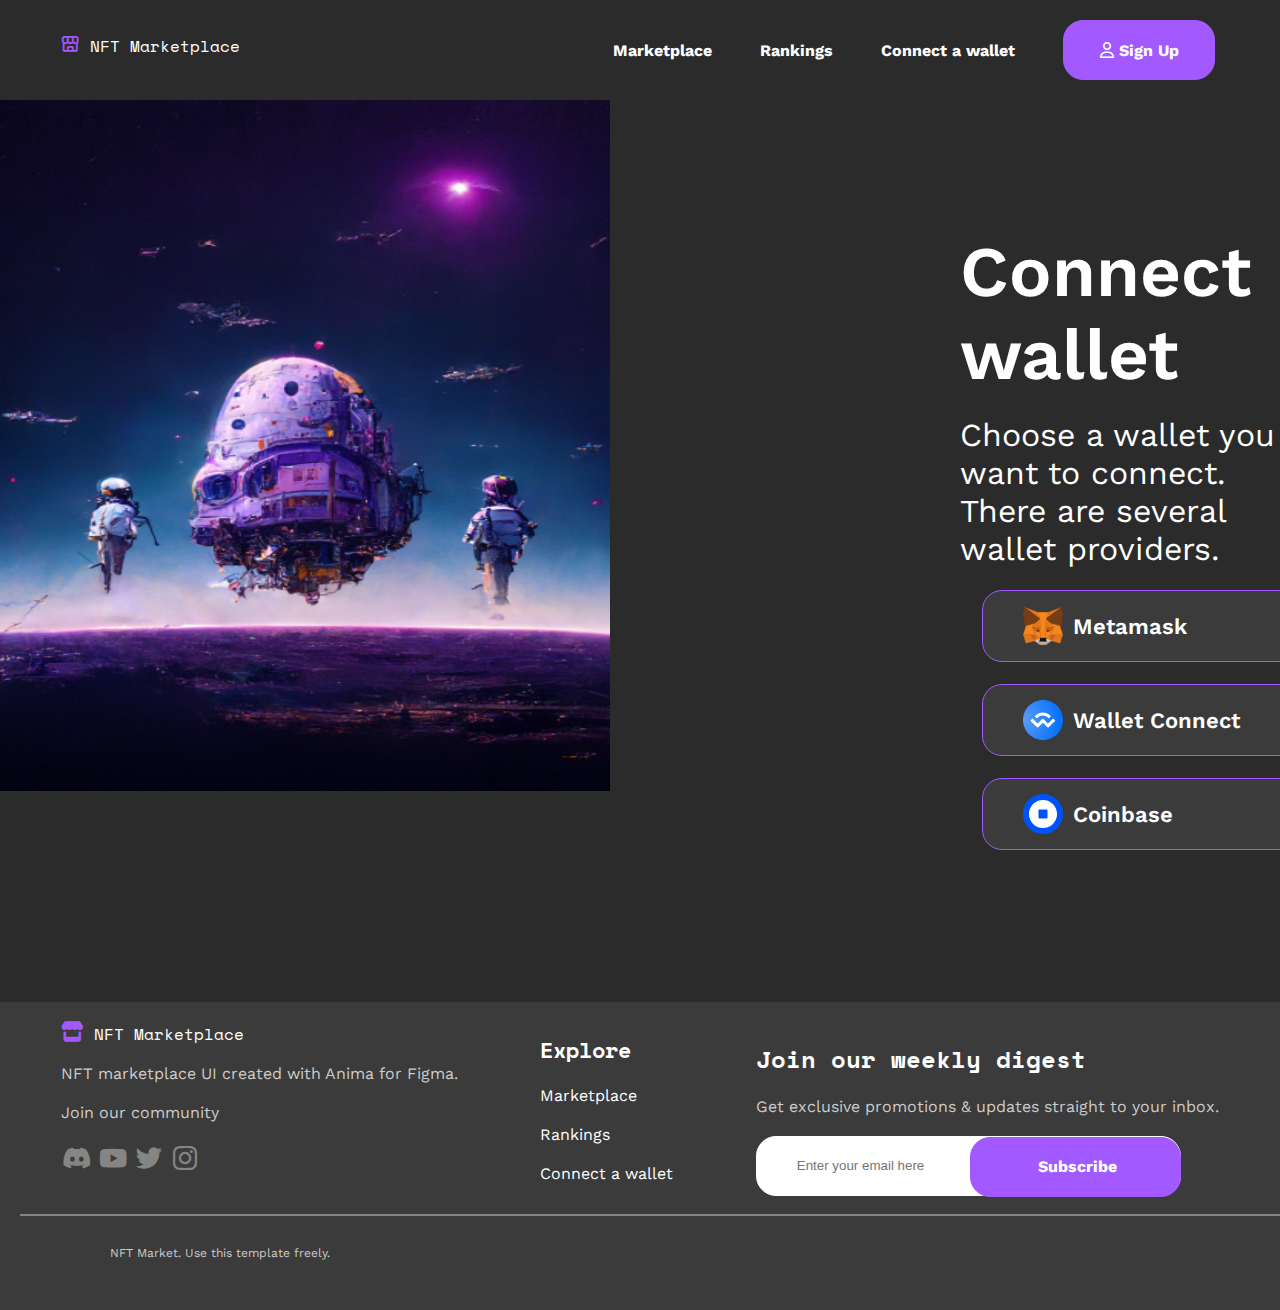
<file: third.html>
<!DOCTYPE html>
<html lang="en">

<head>
    <meta charset="UTF-8">
    <meta name="viewport" content="width=device-width, initial-scale=1.0">
    <title>Document</title>
    <link rel="stylesheet" href="css(third-page)/default.css">
    <link rel="stylesheet" href="css(third-page)/style.css">
    <link rel="stylesheet" href="css(third-page)/tablet.css">
    <link rel="stylesheet" href="css(third-page)/phone.css">
    <link rel="preconnect" href="htscss(third-page)/default.csstps://fonts.googleapis.com">
    <link rel="preconnect" href="https://fonts.gstatic.com" crossorigin>
    <link href="https://fonts.googleapis.com/css2?family=Poppins:wght@200;300&family=Work+Sans:wght@300&display=swap"
        rel="stylesheet">
    <link href='https://unpkg.com/boxicons@2.1.4/css/boxicons.min.css' rel='stylesheet'>
    <link rel="preconnect" href="https://fonts.googleapis.com">
    <link rel="preconnect" href="https://fonts.gstatic.com" crossorigin>
    <link
        href="https://fonts.googleapis.com/css2?family=Poppins:wght@200;300&family=Space+Mono&family=Work+Sans:wght@300&display=swap"
        rel="stylesheet">
    <link rel="stylesheet" href="https://cdnjs.cloudflare.com/ajax/libs/font-awesome/6.5.1/css/all.min.css">
    <link rel="stylesheet" href="https://cdnjs.cloudflare.com/ajax/libs/font-awesome/6.5.1/css/all.min.css">
    <link href='https://unpkg.com/boxicons@2.1.4/css/boxicons.min.css' rel='stylesheet'>
    <link rel="stylesheet" href="https://cdnjs.cloudflare.com/ajax/libs/font-awesome/6.5.1/css/all.min.css">

</head>

<body>
    <!-- Start header -->
    <header>
        <!-- Start nav-logo -->
        <div class="nav-logo">
            <i class='bx bx-store-alt'></i>
            <ul>
                <li> <a href="http://127.0.0.1:5500/index.html">NFT Marketplace </a></li>
            </ul>
        </div>
        <!-- End nav-logo -->
        <!-- Start nav-menu -->
        <div class="nav-menu">
            <ul class="nav-menu-ul">
                <li><a href="http://127.0.0.1:5500/fourth.html">Marketplace</a></li>
                <li><a href="http://127.0.0.1:5500/fifth.html">Rankings</a></li>
                <li><a href="http://127.0.0.1:5500/third.html">Connect a wallet</a></li>
                <li><a href="http://127.0.0.1:5500/second.html" class="user-sign"><i class="fa-regular fa-user"></i>Sign
                        Up</a></li>
            </ul>
        </div>
        <ul class="menu">
            <li><a href=""><i class="fa-solid fa-bars"></i></a></li>
        </ul>
        <!-- End nav-menu -->



    </header>
    <!-- End Header -->
    <!-- Start main -->
    <main>
        <section id="create-account-main">
            <div class="create-account">
                <div class="account-left">
                    <img src="css(second-page)/img/Image Placeholder (4).png" alt="">
                </div>
                <div class="account-right">
                    <div class="headline">
                        <div class="creating">
                            <h1>Connect wallet</h1>
                        </div>
                        <div class="welcome">
                            <p>Choose a wallet you want to connect. <br>There are several wallet providers.</p>
                        </div>
                    </div>
                    <div class="buttons">
                        <div class="button">
                            <img src="css(third-page)/img/Metamask.svg" alt="">
                            <p>Metamask</p>
                        </div>
                        <div class="button">
                            <img src="css(third-page)/img/WalletConnect.svg" alt="">
                            <p>Wallet Connect</p>
                        </div>
                        <div class="button">
                            <img src="css(third-page)/img/Coinbase.svg" alt="">
                            <p>Coinbase</p>
                        </div>
                    </div>

                </div>
            </div>
        </section>

    </main>
    <!-- End main -->
    <!-- Start footer -->
    <footer>
        <div class="footer">
            <div class="footer-info">
                <div class="nft-market">
                    <div class="nav-logo">
                        <i class="fa-solid fa-store"></i>
                        <ul>
                            <li> <a href="http://127.0.0.1:5500/index.html">NFT Marketplace </a></li>
                        </ul>
                    </div>
                    <div class="market-info">
                        <div class="nft-anima">
                            <p>NFT marketplace UI created with Anima for Figma.</p>
                        </div>
                        <div class="community">
                            <h1>Join our community</h1>
                            <div class="community-icons">
                                <i class='bx bxl-discord-alt'></i>
                                <i class='bx bxl-youtube'></i>
                                <i class='bx bxl-twitter'></i>
                                <i class='bx bxl-instagram'></i>

                            </div>

                        </div>

                    </div>
                </div>
                <div class="explore-info">
                    <div class="explore-footer">
                        <h1>Explore</h1>
                    </div>
                    <div class="pages">
                        <p>Marketplace</p>
                        <p>Rankings</p>
                        <p>Connect a wallet</p>
                    </div>
                </div>
                <div class="join-info">
                    <div class="join">
                        <h1>Join our weekly digest</h1>
                    </div>
                    <div class="subscribe-form">
                        <div class="form-info">
                            <p>Get exclusive promotions & updates straight to your inbox.</p>
                        </div>
                        <div class="subscribe-info">
                            <form class="email-info" action="">
                                <input class="email-sub" type="e-mail" name="" id=""
                                    placeholder="Enter your email here">
                                <div class="sub-info">
                                    <a href="">
                                        <i class='bx bx-env     elope'></i>
                                        Subscribe
                                    </a>
                                </div>



                            </form>
                        </div>

                    </div>
                </div>

            </div>
            <div class="footer-frame">
                <div class="line"> </div>


                <div class="footer-detail">
                    <p>NFT Market. Use this template freely.</p>
                </div>
            </div>
        </div>




    </footer>
    <!-- End footer -->

</body>

</html>
</body>

</html>
</file>
<file: css(fifth)/default.css>
*{
    margin: 0;
    padding: 0;
    box-sizing: border-box;
    text-decoration: none;
    list-style: none;
}
body{
    background-color: rgba(43, 43, 43, 1);
}
</file>
<file: css(fifth)/style.css>
/* Start header */
header {
    display: flex;
    padding: 20px 60px;
    justify-content: space-between;
    align-items: center;

}

/* Start nav-logo */
.nav-logo {
    width: 300px;
    height: 32px;
    gap: 10px;
    display: flex;
    font-family: Space Mono;
}

.nav-logo i {
    color: rgba(162, 89, 255, 1);
    font-size: 20px;
}

.nav-logo a {
    color: #fff;

}

/* End nav-logo */
/* Start nav-menu */
.nav-menu {
    width: 607px;
    height: 60px;
}

.nav-menu-ul {
    display: flex;
    justify-content: space-between;
    align-items: center;
}

.nav-menu-ul li {
    margin-right: 5px;
}

.nav-menu a {
    font-family: Work Sans;
    color: #fff;
    font-weight: bold;
}

.user-sign {
    width: 152px;
    height: 60px;
    border: 1px solid rgba(162, 89, 255, 1);
    background-color: rgba(162, 89, 255, 1);
    border-radius: 20px;
    align-items: center;
    display: flex;
    justify-content: center;
}

.menu {
    display: none;
    justify-content: space-between;
    align-items: center;
    font-size: 15px;
}

.menu i {
    color: #fff;
}

.user-sign i {
    margin-right: 5px;
}

/* End nav-menu */
/* End header */
/* Start main */
.subhead h1 {
    margin: 0px 100px;
    font-family: Work Sans;
    font-size: 41px;
    font-weight: 600;
    color: #fff;
}

.subhead p {
    margin: 20px 100px;
    font-family: Work Sans;
    font-size: 17px;
    font-weight: 400;
    color: rgba(255, 255, 255, 1);

}

.frame {
    width: 1280px;
    height: 60px;
    padding: 0px 10px 0px 10px;
    gap: 10px;
}

.tabs {
    width: 1050px;
    height: 60px;
    display: flex;
    align-items: center;
    justify-content: center;
    margin: 100px 400px;
}

.tab1 {
    width: 262px;
    height: 60px;
    padding: 0px 30px 0px 30px;
    border: 0px 0px 2px 0px;
    gap: 16px;

}

.tab1 p {

    font-family: Work Sans;
    font-size: 22px;
    font-weight: 600;
    color: rgba(255, 255, 255, 1);

}

.tab2 {
    width: 262px;
    height: 60px;
    padding: 0px 30px 0px 30px;
    border: 0px 0px 2px 0px;
    gap: 16px;

}

.tab2 p {

    font-family: Work Sans;
    font-size: 22px;
    font-weight: 600;
    color: rgba(133, 133, 132, 1);
}

.table-header {
    width: 1050px;
    height: 46px;
    padding: 12px 0px 12px 0px;
    border-radius: 20px;
    border: 1px solid rgba(59, 59, 59, 1);
    gap: 10px;
    margin: 20px 400px;
}

.table {
    display: flex;
    align-items: center;
    justify-content: space-between;
}

.artist {
    width: 100px;
    height: 22px;
    gap: 20px;
    display: flex;
    align-items: center;
    padding: 0px 20px;
}

.stats {
    display: flex;
    align-items: center;
    justify-content: center;
    gap: 30px;

}

.artist p {

    font-family: Space Mono;
    font-size: 16px;
    font-weight: 400;
    color: rgba(133, 133, 132, 1);
}

.change {
    padding: 0px 189px;
    display: flex;
    gap: 100px;

}

.stats p {

    font-family: Space Mono;
    font-size: 16px;
    font-weight: 400;
    color: rgba(133, 133, 132, 1);

}

.artist-info span {
    width: 30px;
    height: 30px;
    border-radius: 20px;
    gap: 10px;
    background-color: rgba(43, 43, 43, 1);
    align-items: center;
    display: flex;
    justify-content: center;
    font-family: Space Mono;
    font-size: 16px;
    font-weight: 400;
    color: rgba(133, 133, 132, 1);

}

.artist-card img {
    width: 60px;
    height: 60px;

}

.rank-items {
    display: flex;
    align-items: center;
    gap: 20px;
    width: 1050px;
    height: 84px;
    border-radius: 20px;
    border: 1px solid rgba(59, 59, 59, 1);
    background-color: rgba(59, 59, 59, 1);
    margin: 20px 400px;
}

.artist-info {
    display: flex;
    align-items: center;
    gap: 10px;
    margin-left: 10px;

}

.stat-info {
    display: flex;
}

.artist-card {
    display: flex;
    align-items: center;
    gap: 20px;
}

.artist-card p {
    width: 300px;
    height: 31px;
    gap: 5px;
    font-family: Work Sans;
    font-size: 22px;
    font-weight: 600;
    color: rgba(255, 255, 255, 1);

}

.channel {
    width: 160px;
    height: 22px;
    gap: 10px;

}

.channel p {

    font-family: Space Mono;
    font-size: 16px;
    font-weight: 400;
    color: rgba(0, 172, 79, 1);

}

.solding p {

    font-family: Space Mono;
    font-size: 16px;
    font-weight: 400;
    color: #fff;


}

.solding {
    margin-left: 10px;
}

.solding1 p {

    font-family: Space Mono;
    font-size: 16px;
    font-weight: 400;
    color: #fff;


}

.solding1 {
    padding: 0px 160px;
}

/* Start footer */
footer {
    background-color: rgba(59, 59, 59, 1);
    width: 1, 280px;

    padding: 20px;
    gap: 30px;

}

.nft-anima {
    font-family: Work Sans;
    font-size: 16px;
    font-weight: 400;
    color: rgba(204, 204, 204, 1);
    margin: 10px 0px;
}

.community {
    margin: 20px 0px;
}

.community h1 {
    font-family: Work Sans;
    font-size: 16px;
    font-weight: 400;
    color: rgba(204, 204, 204, 1);
}

.community-icons i {
    margin: 20px 0px;
    color: rgba(133, 133, 132, 1);
    width: 32px;
    height: 32px;
    font-size: 32px;


}

.footer-info {
    display: flex;
    align-items: center;
    justify-content: space-around;
}

.explore-footer h1 {
    font-family: Space Mono;
    font-size: 22px;
    font-weight: 700;
    color: #FFF;
}

.pages p {
    margin: 20px 0px;
    font-family: Work Sans;
    font-size: 16px;
    font-weight: 400;
    color: #FFF;
}

.join {
    font-family: Space Mono;
    font-size: 12px;
    font-weight: 700;
    color: #FFF;
}

.form-info {
    color: #FFF;
    font-family: Work Sans;
    font-size: 16px;
    font-weight: 400;
}

.form-info p {
    margin: 20px 0px;
    color: rgba(204, 204, 204, 1);
}

.line {
    width: 1350px;


    margin: auto;
    border: 1px solid rgba(133, 133, 132, 1);

}

.footer-detail {
    font-family: Work Sans;
    font-size: 12px;
    font-weight: 400;
    color: rgba(204, 204, 204, 1);
    margin: 30px 90px;
}

.subscribe-info {

    border-radius: 20px;
    gap: 12px;

}

.sub-info {
    width: 211px;
    height: 60px;
    padding: 0px 50px 0px 50px;
    border-radius: 20px;

    color: #FFF;
    font-family: Work Sans;
    border-radius: 20px;
    background-color: rgba(162, 89, 255, 1);
    border: 1px solid rgba(162, 89, 255, 1);
    text-align: center;
    display: flex;
    margin-left: 50px;
    position: absolute;
    align-items: center;
    justify-content: center;
    font-weight: bold;
    left: 163px;
}

.email-info {
    background-color: rgba(255, 255, 255, 1);
    border: 1px solid rgba(255, 255, 255, 1);
    border-radius: 20px;
    display: flex;
    width: 425px;
    height: 60px;
    position: relative;
}

.sub-info a {
    color: #FFF;


}

.sub-info i {
    color: #FFF;
}

.email-sub {
    margin-left: 40px;
    border: none;
    color: rgba(43, 43, 43, 1);
}

/* End footer */
</file>
<file: css(fifth)/tablet.css>
@media only screen and (max-width:834px) {
    .nav-menu {
        display: none;

    }

    .menu {
        display: block;
    }

    main {
        align-items: center;
        justify-content: center;
        margin: 0px -370px;
    }
    .main-nft{
        display: none;
    }
    .solding{
        display: none;
       
    }
    .solding1{
        padding: 0px 30px;
    }
    .rank-items{
        width: 1011px;
    }
    .table-header{
        width: 789px;
    }
    .rank-items{
        width: 789px;
    }
    .change{
        padding: 3px 333px;
    }
    .volume{
        padding: 0px 49px;
    }
}
</file>
<file: css(fifth)/phone.css>
@media only screen and (max-width:375px) {
    .nav-menu {
        display: none;

    }

    .menu {
        display: block;
    }

    main {
        align-items: center;
        justify-content: center;
        margin: 0px -395px;
    }

    .main-nft {
        display: none;
    }

    .solding {
        display: none;

    }

    .change-phone {
        display: none;
    }

    .channel {
        display: none;
    }

    .solding1 {
        padding: 0px 30px;
    }

    .rank-items {
        width: 1011px;
    }

    .table-header {
        width: 367px;
    }

    .rank-items {
        width: 367px;
    }

    .change {
        padding: 3px 100px;
    }

    .volume {
        padding: 0px 49px;
    }

    .artist-card p {
        width: 75px;
    }

   
}
</file>
<file: css(fourth-page)/default.css>
*{
    margin: 0;
    padding: 0;
    box-sizing: border-box;
    text-decoration: none;
    list-style: none;
}
body{
    background-color: rgba(43, 43, 43, 1);
}
</file>
<file: css(fourth-page)/style.css>
/* Start header */
header {
    display: flex;
    padding: 20px 60px;
    justify-content: space-between;
    align-items: center;

}

/* Start nav-logo */
.nav-logo {
    width: 300px;
    height: 32px;
    gap: 10px;
    display: flex;
    font-family: Space Mono;
}

.nav-logo i {
    color: rgba(162, 89, 255, 1);
    font-size: 20px;
}

.nav-logo a {
    color: #fff;

}

/* End nav-logo */
/* Start nav-menu */
.nav-menu {
    width: 607px;
    height: 60px;
}

.nav-menu-ul {
    display: flex;
    justify-content: space-between;
    align-items: center;
}

.nav-menu-ul li {
    margin-right: 5px;
}

.nav-menu a {
    font-family: Work Sans;
    color: #fff;
    font-weight: bold;
}

.user-sign {
    width: 152px;
    height: 60px;
    border: 1px solid rgba(162, 89, 255, 1);
    background-color: rgba(162, 89, 255, 1);
    border-radius: 20px;
    align-items: center;
    display: flex;
    justify-content: center;
}

.menu {
    display: none;
    justify-content: space-between;
    align-items: center;
    font-size: 15px;
}

.menu i {
    color: #fff;
}

.user-sign i {
    margin-right: 5px;
}

/* End nav-menu */
/* End header */
/* Start container */
.container {
    width: 100%;
    margin: 0 auto;
}

.headline {
    margin: 0px 120px;
}

.headline h1 {
    font-family: Work Sans;
    font-size: 51px;
    font-weight: 600;
    color: #fff;
}

.headline p {
    margin: 10px 0px;
    font-family: Work Sans;
    color: #fff;
    font-size: 22px;
    font-weight: 400;
}

.search {
    margin: 30px 120px;
    width: 1500px;
    height: 60px;
    padding: 12px 0px 12px 0px;
    border-radius: 20px;
    border: 1px solid rgba(59, 59, 59, 1);
    gap: 10px;
    display: flex;
    align-items: center;
    justify-content: center;
    justify-content: space-between;
}

form {
    margin: 20px;
}

form i {
    color: #fff;
}

input {
    background-color: rgba(43, 43, 43, 1);
    border: none;
    width: 1400px;
    height: 22px;
    gap: 20px;

}

input:focus {
    outline: none;
    color: #fff;
}

.line {
    width: 100%;
    border: 1px solid rgba(59, 59, 59, 1);
    margin: 100px 0px;
    color: rgba(59, 59, 59, 1);

}

.collections {
    display: flex;
    align-items: center;
    justify-content: center;
    margin-left: 260px;
}

.nfts {
    width: 525px;
    height: 60px;
    padding: 0px 30px 0px 30px;
    align-items: center;
    gap: 16px;
    display: flex;
}

.nft-span {
    width: 50px;
    height: 32px;
    padding: 5px 10px 5px 10px;
    border-radius: 20px;
    gap: 10px;
    background-color: rgba(133, 133, 132, 1);
    font-family: Space Mono;
    font-size: 16px;
    font-weight: 400;
    color: rgba(255, 255, 255, 1);

}

.coll-span {
    width: 40px;
    height: 32px;
    padding: 5px 10px 5px 10px;
    border-radius: 20px;
    gap: 10px;
    background-color: rgba(59, 59, 59, 1);
    font-family: Space Mono;
    font-size: 16px;
    font-weight: 400;
    color: rgba(255, 255, 255, 1);


}

.nfts h1 {
    font-family: Work Sans;
    font-size: 22px;
    font-weight: 600;
    color: rgba(255, 255, 255, 1);
}

.coll-info {
    display: flex;
    width: 525px;
    height: 60px;
    padding: 0px 30px 0px 30px;
    align-items: center;
    gap: 16px;

}

.coll-info h1 {

    font-family: Work Sans;
    font-size: 22px;
    font-weight: 600;
    color: rgba(133, 133, 132, 1);
}

/* End container */
/* Start main */
main {
    background-color: rgba(59, 59, 59, 1);
}

.discover {
    display: flex;
    justify-content: space-between;
    margin: 100px 250px;
}

.discover h1 {
    color: #fff;
    font-family: Work Sans;
    font-size: 38px;
    font-weight: 600;
    text-align: left;
}

.discover p {
    margin: 10px 0px;
    font-family: Work Sans;
    font-size: 22px;
    font-weight: 400;
    text-align: left;
    color: #fff;
}

.see-all {
    border: 2px solid rgba(162, 89, 255, 1);
    width: 230px;
    height: 60px;
    padding: 0px 50px 0px 50px;
    border-radius: 20px;
    margin: 10px 0px;
    display: flex;
    justify-content: center;
    align-items: center;
}

.see-all i {
    width: 10px;
    height: 10px;
    color: rgba(162, 89, 255, 1);
}

.see-all a {
    font-family: Work Sans;
    font-size: 16px;
    font-weight: 600;
    color: #fff;
}

.nft-info {
    margin: 20px 40px;
    width: 330px;
    height: 173px;
    padding: 20px 30px 25px 30px;
    gap: 25px;
    background-color: rgba(43, 43, 43, 1);
    border-radius: 0px 0px 20px 20px;
}

.moondancer {
    display: flex;
    gap: 12px;
    margin-top: 10px;
}

.galaxy h1 {
    color: #FFF;
    font-family: Work Sans;
    font-size: 22px;
    font-weight: 600;
    margin-top: 10px;
}

.moon p {
    color: #FFF;
    font-family: Space Mono;
    font-size: 16px;
    font-weight: 400;
    text-align: left;
}

.moon img {
    width: 24px;
    height: 24px;

}

.additional-info span {
    color: rgba(133, 133, 132, 1);
    font-family: Space Mono;
    font-size: 12px;
    font-weight: 400;

}

.additional {
    margin-top: 10px;
    display: flex;
    justify-content: space-between;
}

.additional-info p {
    color: #FFF;
    font-family: Space Mono;
    font-size: 16px;
    font-weight: 400;

}

.distant-galaxy {
    margin: 0px 40px 0px;
    border: 1px solid rgba(43, 43, 43, 1);
    width: 270px;
    height: 270px;
    border-radius: 20px 20px 0px 0px;
    gap: 10px;
    background-position: center;
}


.nft-info1 {
    margin: 20px 40px;
    width: 330px;
    height: 173px;
    padding: 20px 30px 25px 30px;
    gap: 25px;
    background-color: rgba(43, 43, 43, 1);
    border-radius: 0px 0px 20px 20px;
}

.nebulakid {
    display: flex;
    gap: 12px;
    margin-top: 10px;
}

.edena h1 {
    color: #FFF;
    font-family: Work Sans;
    font-size: 22px;
    font-weight: 600;
    margin-top: 10px;
}

.nebulakid p {
    color: #FFF;
    font-family: Space Mono;
    font-size: 16px;
    font-weight: 400;
    text-align: left;
}

.nebulakid img {
    width: 24px;
    height: 24px;

}

.additional-info1 span {
    color: rgba(133, 133, 132, 1);
    font-family: Space Mono;
    font-size: 12px;
    font-weight: 400;

}

.additional1 {
    margin-top: 10px;
    display: flex;
    justify-content: space-between;
}

.additional-info1 p {
    color: #FFF;
    font-family: Space Mono;
    font-size: 16px;
    font-weight: 400;

}

.life-edena {
    margin: 0px 40px 0px;
    border: 1px solid rgba(43, 43, 43, 1);
    width: 270px;
    height: 270px;
    border-radius: 20px 20px 0px 0px;
    gap: 10px;
    background-position: center;
}


.nft-cards {
    width: 75%;
    display: flex;
    justify-content: space-between;
    margin-left: 210px;
    gap: 30px;
}



.nft-info2 {
    margin-top: -5px;
    width: 330px;
    height: 173px;
    padding: 20px 30px 25px 30px;
    gap: 25px;
    background-color: rgba(43, 43, 43, 1);
    border-radius: 0px 0px 20px 20px;
}

.space1 {
    display: flex;
    gap: 12px;
    margin-top: 10px;
}

.spaceone h1 {
    color: #FFF;
    font-family: Work Sans;
    font-size: 22px;
    font-weight: 600;
    margin-top: 10px;
}

.space1 p {
    color: #FFF;
    font-family: Space Mono;
    font-size: 16px;
    font-weight: 400;
    text-align: left;
}

.space1 img {
    width: 24px;
    height: 24px;

}

.additional-info2 span {
    color: rgba(133, 133, 132, 1);
    font-family: Space Mono;
    font-size: 12px;
    font-weight: 400;

}

.additional2 {
    margin-top: 10px;
    display: flex;
    justify-content: space-between;
}

.additional-info2 p {
    color: #FFF;
    font-family: Space Mono;
    font-size: 16px;
    font-weight: 400;

}

.astro-fiction {
    margin: 0px 40px 0px;
    border: 1px solid rgba(43, 43, 43, 1);
    width: 270px;
    height: 270px;
    border-radius: 20px 20px 0px 0px;
    gap: 10px;
    background-position: center;
}

/* End main */
/* Start footer */
footer {
    background-color: rgba(59, 59, 59, 1);
    width: 1, 280px;

    padding: 20px;
    gap: 30px;

}

.nft-anima {
    font-family: Work Sans;
    font-size: 16px;
    font-weight: 400;
    color: rgba(204, 204, 204, 1);
    margin: 10px 0px;
}

.community {
    margin: 20px 0px;
}

.community h1 {
    font-family: Work Sans;
    font-size: 16px;
    font-weight: 400;
    color: rgba(204, 204, 204, 1);
}

.community-icons i {
    margin: 20px 0px;
    color: rgba(133, 133, 132, 1);
    width: 32px;
    height: 32px;
    font-size: 32px;


}

.footer-info {
    display: flex;
    align-items: center;
    justify-content: space-around;
}

.explore-footer h1 {
    font-family: Space Mono;
    font-size: 22px;
    font-weight: 700;
    color: #FFF;
}

.pages p {
    margin: 20px 0px;
    font-family: Work Sans;
    font-size: 16px;
    font-weight: 400;
    color: #FFF;
}

.join {
    font-family: Space Mono;
    font-size: 12px;
    font-weight: 700;
    color: #FFF;
}

.form-info {
    color: #FFF;
    font-family: Work Sans;
    font-size: 16px;
    font-weight: 400;
}

.form-info p {
    margin: 20px 0px;
    color: rgba(204, 204, 204, 1);
}

.line {
    width: 1350px;


    margin: auto;
    border: 1px solid rgba(133, 133, 132, 1);

}

.footer-detail {
    font-family: Work Sans;
    font-size: 12px;
    font-weight: 400;
    color: rgba(204, 204, 204, 1);
    margin: 30px 90px;
}

.subscribe-info {

    border-radius: 20px;
    gap: 12px;

}

.sub-info {
    width: 211px;
    height: 60px;
    padding: 0px 50px 0px 50px;
    border-radius: 20px;

    color: #FFF;
    font-family: Work Sans;
    border-radius: 20px;
    background-color: rgba(162, 89, 255, 1);
    border: 1px solid rgba(162, 89, 255, 1);
    text-align: center;
    display: flex;
    margin-left: 50px;
    position: absolute;
    align-items: center;
    justify-content: center;
    font-weight: bold;
    left: 163px;
}

.email-info {
    background-color: rgba(255, 255, 255, 1);
    border: 1px solid rgba(255, 255, 255, 1);
    border-radius: 20px;
    display: flex;
    width: 425px;
    height: 60px;
    position: relative;
}

.sub-info a {
    color: #FFF;


}

.sub-info i {
    color: #FFF;
}

.email-sub {
    margin-left: 40px;
    border: none;
    color: rgba(43, 43, 43, 1);
}
.subscribe-info2{
    display: none;
}
/* End footer */
</file>
<file: css(fourth-page)/tablet.css>
@media only screen and (max-width:834px) {
    .nav-menu {
        display: none;

    }

    .menu {
        display: block;
    }


    .headline p {
        font-size: 16px;
        font-weight: 400;

    }
    .collections{
        margin: 0px 120px;

    }
    .nft-cards-main{
        flex-wrap: wrap;
    }
    .astro-fiction{
        display: none;
    }
    .nft-cards{
        margin-left: -2px;
    }
    
}
</file>
<file: css(fourth-page)/phone.css>
@media only screen and (max-width:375px) {
    .nav-menu {
        display: none;
    }

    .menu {
        display: block;
    }

    .container {
        display: block;
    }

.headline{
    align-items: center;
    margin: 20px;
}
    .headline h1 {
        font-size: 22px;
        width: 220px;
    }

    .headline p {
        font-size: 15px;
        width: 200px;
    }
    .search{
        margin: 20px;
        width: 272px;
    }
    input{
        width: 190px;
    }
    .life-edena-main{
        display: none;
    }
    .nft-cards-main{
        margin: 0px -16px;
    }
    .email-info{
        display: flex;
        flex-direction: column;
    }
    .email-info1 input {
        border: none;
        display: flex;
        align-items: center;
        justify-content: center;
    }

    .info-tablet {
        width: 300px;
        height: 46px;
        padding: 0px 50px 0px 50px;
        border-radius: 20px;
        gap: 12px;
        background-color: rgba(162, 89, 255, 1);
        margin: 10px 0px;
    }

    .info-tablet i {
        width: 20px;
        height: 20px;

    }

    .info-tablet a {
        font-family: Work Sans;
        font-size: 16px;
        font-weight: 600;
        color: rgba(255, 255, 255, 1);
        display: flex;
        align-items: center;
        justify-content: center;
        height: 4vh;
    }
    .sub-info2 {
        width: 211px;
        height: 60px;
        padding: 0px 50px 0px 50px;
        border-radius: 20px;
    
        color: #FFF;
        font-family: Work Sans;
        border-radius: 20px;
        background-color: rgba(162, 89, 255, 1);
        border: 1px solid rgba(162, 89, 255, 1);
        text-align: center;
        display: flex;
        margin-left: 50px;
        position: absolute;
        align-items: center;
        justify-content: center;
        font-weight: bold;
        left: 163px;
    }
    
    .email-info2 {
        background-color: rgba(255, 255, 255, 1);
        border: 1px solid rgba(255, 255, 255, 1);
        border-radius: 20px;
        display: flex;
        width: 425px;
        height: 60px;
        position: relative;
    }
    
    .sub-info2 a {
        color: #FFF;
    
    
    }
    .footer-info{
        flex-direction: column;
    }
    .sub-info2 i {
        color: #FFF;
    }
    
    .email-sub2 {
        margin-left: 40px;
        border: none;
        color: rgba(43, 43, 43, 1);
    }
    .subscribe-info{
        display: none;
    }
    .subscribe-info2{
        display: flex;
    }
    footer{
        height: 460px;
    }
}
</file>
<file: css(second-page)/default.css>
*{
    margin: 0;
    padding: 0;
    box-sizing: border-box;
    text-decoration: none;
    list-style: none;
}
body{
    background-color: rgba(43, 43, 43, 1);
}
</file>
<file: css(second-page)/style.css>
/* Start header */
header {
    display: flex;
    padding: 20px 60px;
    justify-content: space-between;
    align-items: center;

}

/* Start nav-logo */
.nav-logo {
    width: 300px;
    height: 32px;
    gap: 10px;
    display: flex;
    font-family: Space Mono;
}

.nav-logo i {
    color: rgba(162, 89, 255, 1);
    font-size: 20px;
}

.nav-logo a {
    color: #fff;

}

/* End nav-logo */
/* Start nav-menu */
.nav-menu {
    width: 607px;
    height: 60px;
}

.nav-menu-ul {
    display: flex;
    justify-content: space-between;
    align-items: center;
}

.nav-menu-ul li {
    margin-right: 5px;
}

.nav-menu a {
    font-family: Work Sans;
    color: #fff;
    font-weight: bold;
}

.user-sign {
    width: 152px;
    height: 60px;
    border: 1px solid rgba(162, 89, 255, 1);
    background-color: rgba(162, 89, 255, 1);
    border-radius: 20px;
    align-items: center;
    display: flex;
    justify-content: center;
}

.menu {
    display: none;
    justify-content: space-between;
    align-items: center;
    font-size: 15px;
}

.menu i {
    color: #fff;
}

.user-sign i {
    margin-right: 5px;
}

/* End nav-menu */
/* End header */
/* Start main */
.create-account {
    display: flex;
}

.account-left img {
    width: 610px;
    height: 691px;
}

.creating h1 {
    font-family: Work Sans;
    font-size: 71px;
    font-weight: 600;
    color: #fff;
}

.welcome {
    margin: 20px 0px;
}

.welcome p {
    color: #fff;
    font-family: Work Sans;
    font-size: 32px;
    font-weight: 400;
}

.form-action {
    width: 330px;
    height: 46px;
    padding: 16px 20px 16px 20px;
    border-radius: 20px;
    border: 1px solid rgba(133, 133, 132, 1);
    background-color: rgba(255, 255, 255, 1);
    display: flex;
    align-items: center;
    margin: 20px 0px;
}

.text-input {
    border: none;
}

.account-right {
    margin: 130px 350px;
}

form i {
    color: rgba(189, 189, 189, 1);

}

.text-input::placeholder {
    font-family: Work Sans;
    font-size: 16px;
    font-weight: 400;
    border: 1px solid rgba(255, 255, 255, 1);
}

.button {
    width: 330px;
    height: 46px;
    padding: 0px 50px 0px 50px;
    border-radius: 20px;
    gap: 12px;
    background-color: rgba(162, 89, 255, 1);

}

.button a {
    font-family: Work Sans;
    font-size: 16px;
    font-weight: 600;
    color: #fff;
    display: flex;
    align-items: center;
    justify-content: center;
    height: 4.5vh;

}

/* End main */
/* Start footer */
footer {
    background-color: rgba(59, 59, 59, 1);
    width: 1, 280px;

    padding: 20px;
    gap: 30px;

}

.nft-anima {
    font-family: Work Sans;
    font-size: 16px;
    font-weight: 400;
    color: rgba(204, 204, 204, 1);
    margin: 10px 0px;
}

.community {
    margin: 20px 0px;
}

.community h1 {
    font-family: Work Sans;
    font-size: 16px;
    font-weight: 400;
    color: rgba(204, 204, 204, 1);
}

.community-icons i {
    margin: 20px 0px;
    color: rgba(133, 133, 132, 1);
    width: 32px;
    height: 32px;
    font-size: 32px;


}

.footer-info {
    display: flex;
    align-items: center;
    justify-content: space-around;
}

.explore-footer h1 {
    font-family: Space Mono;
    font-size: 22px;
    font-weight: 700;
    color: #FFF;
}

.pages p {
    margin: 20px 0px;
    font-family: Work Sans;
    font-size: 16px;
    font-weight: 400;
    color: #FFF;
}

.join {
    font-family: Space Mono;
    font-size: 12px;
    font-weight: 700;
    color: #FFF;
}

.form-info {
    color: #FFF;
    font-family: Work Sans;
    font-size: 16px;
    font-weight: 400;
}

.form-info p {
    margin: 20px 0px;
    color: rgba(204, 204, 204, 1);
}

.line {
    width: 1350px;


    margin: auto;
    border: 1px solid rgba(133, 133, 132, 1);

}

.footer-detail {
    font-family: Work Sans;
    font-size: 12px;
    font-weight: 400;
    color: rgba(204, 204, 204, 1);
    margin: 30px 90px;
}

.subscribe-info {

    border-radius: 20px;
    gap: 12px;

}

.sub-info {
    width: 211px;
    height: 60px;
    padding: 0px 50px 0px 50px;
    border-radius: 20px;

    color: #FFF;
    font-family: Work Sans;
    border-radius: 20px;
    background-color: rgba(162, 89, 255, 1);
    border: 1px solid rgba(162, 89, 255, 1);
    text-align: center;
    display: flex;
    margin-left: 50px;
    position: absolute;
    align-items: center;
    justify-content: center;
    font-weight: bold;
    left: 163px;
}

.email-info {
    background-color: rgba(255, 255, 255, 1);
    border: 1px solid rgba(255, 255, 255, 1);
    border-radius: 20px;
    display: flex;
    width: 425px;
    height: 60px;
    position: relative;
}

.sub-info a {
    color: #FFF;


}

.sub-info i {
    color: #FFF;
}

.email-sub {
    margin-left: 40px;
    border: none;
    color: rgba(43, 43, 43, 1);
}

/* End footer */
</file>
<file: css(second-page)/tablet.css>
@media only screen and (max-width:834px) {
    .nav-menu {
        display: none;

    }

    .menu {
        display: block;
    }


    .headline p {
        font-size: 38px;
        font-weight: 600;
    }

    .account-left img {
        width: 397px;
        height: 615px;
    }

    .creating h1 {
        font-size: 38px;
    }

    .welcome p {
        font-size: 16px;
    }

    .account-right {
        margin: 50px 50px;
    }

    .footer-info {
        display: block;
    }

    .footer {
       padding: 40px;
      

    }
    .line{
        margin: 20px 0px;
    }
    .subscribe-info2{
        display: none;
    }
}
</file>
<file: css(second-page)/phone.css>
@media only screen and (max-width:375px) {
    .nav-menu {
        display: none;
    }

    .menu {
        display: block;
    }

    .container {
        display: none;
    }

    .heading {
        width: 315px;
        height: 93px;
        gap: 10px;
        margin: 40px auto;

    }

    .account-left img {
        width: 375px;
        height: 232px;

    }

    .create-account {
        display: block;
    }

    .welcome p {
        font-size: 16px;
        font-weight: normal;
    }

    .typeform {
        margin-right: 30px;
    }

    .email-info {
        display: flex;
        flex-direction: column;
    }

    .email-info1 input {
        border: none;
        display: flex;
        align-items: center;
        justify-content: center;
    }

    .info-tablet {
        width: 300px;
        height: 46px;
        padding: 0px 50px 0px 50px;
        border-radius: 20px;
        gap: 12px;
        background-color: rgba(162, 89, 255, 1);
        margin: 10px 0px;
    }

    .info-tablet i {
        width: 20px;
        height: 20px;

    }

    .info-tablet a {
        font-family: Work Sans;
        font-size: 16px;
        font-weight: 600;
        color: rgba(255, 255, 255, 1);
        display: flex;
        align-items: center;
        justify-content: center;
        height: 4vh;
    }

    form {
        margin: 0px -21px;
    }

    .button {
        margin: 0px -21px;
    }

    .sub-info2 {
        width: 211px;
        height: 60px;
        padding: 0px 50px 0px 50px;
        border-radius: 20px;

        color: #FFF;
        font-family: Work Sans;
        border-radius: 20px;
        background-color: rgba(162, 89, 255, 1);
        border: 1px solid rgba(162, 89, 255, 1);
        text-align: center;
        display: flex;
        margin-left: 50px;
        position: absolute;
        align-items: center;
        justify-content: center;
        font-weight: bold;
        left: 163px;
    }

    .email-info2 {
        background-color: rgba(255, 255, 255, 1);
        border: 1px solid rgba(255, 255, 255, 1);
        border-radius: 20px;
        display: flex;
        width: 425px;
        height: 60px;
        position: relative;
    }

    .sub-info2 a {
        color: #FFF;


    }

    .footer-info {
        flex-direction: column;
    }

    .sub-info2 i {
        color: #FFF;
    }

    .email-sub2 {
        margin-left: 40px;
        border: none;
        color: rgba(43, 43, 43, 1);
    }

    .subscribe-info {
        display: none;
    }

    .subscribe-info2 {
        display: flex;
    }
}
</file>
<file: css(third-page)/default.css>
*{
    margin: 0;
    padding: 0;
    box-sizing: border-box;
    text-decoration: none;
    list-style: none;
}
body{
    background-color: rgba(43, 43, 43, 1);
}
</file>
<file: css(third-page)/style.css>
/* Start header */
header {
    display: flex;
    padding: 20px 60px;
    justify-content: space-between;
    align-items: center;

}

/* Start nav-logo */
.nav-logo {
    width: 300px;
    height: 32px;
    gap: 10px;
    display: flex;
    font-family: Space Mono;
}

.nav-logo i {
    color: rgba(162, 89, 255, 1);
    font-size: 20px;
}

.nav-logo a {
    color: #fff;

}

/* End nav-logo */
/* Start nav-menu */
.nav-menu {
    width: 607px;
    height: 60px;
}

.nav-menu-ul {
    display: flex;
    justify-content: space-between;
    align-items: center;
}

.nav-menu-ul li {
    margin-right: 5px;
}

.nav-menu a {
    font-family: Work Sans;
    color: #fff;
    font-weight: bold;
}

.user-sign {
    width: 152px;
    height: 60px;
    border: 1px solid rgba(162, 89, 255, 1);
    background-color: rgba(162, 89, 255, 1);
    border-radius: 20px;
    align-items: center;
    display: flex;
    justify-content: center;
}

.menu {
    display: none;
    justify-content: space-between;
    align-items: center;
    font-size: 15px;
}

.menu i {
    color: #fff;
}

.user-sign i {
    margin-right: 5px;
}

/* End nav-menu */
/* End header */
/* Start main */
.create-account {
    display: flex;
}

.account-left img {
    width: 610px;
    height: 691px;
}

.creating h1 {
    font-family: Work Sans;
    font-size: 71px;
    font-weight: 600;
    color: #fff;
}

.welcome {
    margin: 20px 0px;
}

.welcome p {
    color: #fff;
    font-family: Work Sans;
    font-size: 32px;
    font-weight: 400;
}

.text-input {
    border: none;
}

.account-right {
    margin: 130px 350px;
}

.button img {
    width: 40px;
    height: 40px;

}

.button {
    width: 320px;
    height: 72px;
    margin: 22px;
    padding: 0px 20px 0px 40px;
    border-radius: 20px;
    background-color: rgba(59, 59, 59, 1);
    border: 1px solid rgba(162, 89, 255, 1);
    display: flex;
    align-items: center;
    justify-content: start;
    gap: 10px;
}

.button p {
    font-family: Work Sans;
    font-size: 22px;
    font-weight: 600;
    color: #FFF;
}

/* End main */
/* Start footer */
footer {
    background-color: rgba(59, 59, 59, 1);
    width: 1, 280px;

    padding: 20px;
    gap: 30px;

}

.nft-anima {
    font-family: Work Sans;
    font-size: 16px;
    font-weight: 400;
    color: rgba(204, 204, 204, 1);
    margin: 10px 0px;
}

.community {
    margin: 20px 0px;
}

.community h1 {
    font-family: Work Sans;
    font-size: 16px;
    font-weight: 400;
    color: rgba(204, 204, 204, 1);
}

.community-icons i {
    margin: 20px 0px;
    color: rgba(133, 133, 132, 1);
    width: 32px;
    height: 32px;
    font-size: 32px;


}

.footer-info {
    display: flex;
    align-items: center;
    justify-content: space-around;
}

.explore-footer h1 {
    font-family: Space Mono;
    font-size: 22px;
    font-weight: 700;
    color: #FFF;
}

.pages p {
    margin: 20px 0px;
    font-family: Work Sans;
    font-size: 16px;
    font-weight: 400;
    color: #FFF;
}

.join {
    font-family: Space Mono;
    font-size: 12px;
    font-weight: 700;
    color: #FFF;
}

.form-info {
    color: #FFF;
    font-family: Work Sans;
    font-size: 16px;
    font-weight: 400;
}

.form-info p {
    margin: 20px 0px;
    color: rgba(204, 204, 204, 1);
}

.line {
    width: 1350px;


    margin: auto;
    border: 1px solid rgba(133, 133, 132, 1);

}

.footer-detail {
    font-family: Work Sans;
    font-size: 12px;
    font-weight: 400;
    color: rgba(204, 204, 204, 1);
    margin: 30px 90px;
}

.subscribe-info {

    border-radius: 20px;
    gap: 12px;

}

.sub-info {
    width: 211px;
    height: 60px;
    padding: 0px 50px 0px 50px;
    border-radius: 20px;

    color: #FFF;
    font-family: Work Sans;
    border-radius: 20px;
    background-color: rgba(162, 89, 255, 1);
    border: 1px solid rgba(162, 89, 255, 1);
    text-align: center;
    display: flex;
    margin-left: 50px;
    position: absolute;
    align-items: center;
    justify-content: center;
    font-weight: bold;
    left: 163px;
}

.email-info {
    background-color: rgba(255, 255, 255, 1);
    border: 1px solid rgba(255, 255, 255, 1);
    border-radius: 20px;
    display: flex;
    width: 425px;
    height: 60px;
    position: relative;
}

.sub-info a {
    color: #FFF;


}

.sub-info i {
    color: #FFF;
}

.email-sub {
    margin-left: 40px;
    border: none;
    color: rgba(43, 43, 43, 1);
}

/* End footer */
</file>
<file: css(third-page)/tablet.css>
@media only screen and (max-width:834px) {
    .nav-menu {
        display: none;

    }

    .menu {
        display: block;
    }


    .headline p {
        font-size: 38px;
        font-weight: 600;
    }

    .account-left img {
        width: 397px;
        height: 615px;
    }

    .creating h1 {
        font-size: 38px;
    }

    .welcome p {
        font-size: 16px;
    }

    .account-right {
        margin: 50px 50px;
    }

    .footer-info {
        display: block;
    }

    .footer {
       padding: 40px;
      

    }
    .line{
        margin: 20px 0px;
    }
}
</file>
<file: css(third-page)/phone.css>
@media only screen and (max-width:375px) {
    .nav-menu {
        display: none;
    }

    .menu {
        display: block;
    }

    .container {
        display: none;
    }

    .heading {
        width: 315px;
        height: 93px;
        gap: 10px;
        margin: 40px auto;

    }

    .account-left img {
        width: 375px;
        height: 232px;

    }

    .create-account {
        display: block;
    }

    .welcome p {
        font-size: 16px;
        font-weight: normal;
    }

    .typeform {
        margin-right: 30px;
    }

    .button {
        margin: 0px -21px;
    }

    .email-info {
        display: flex;
        flex-direction: column;
    }

    .footer-info {
        flex-direction: column;
    }
}
</file>
